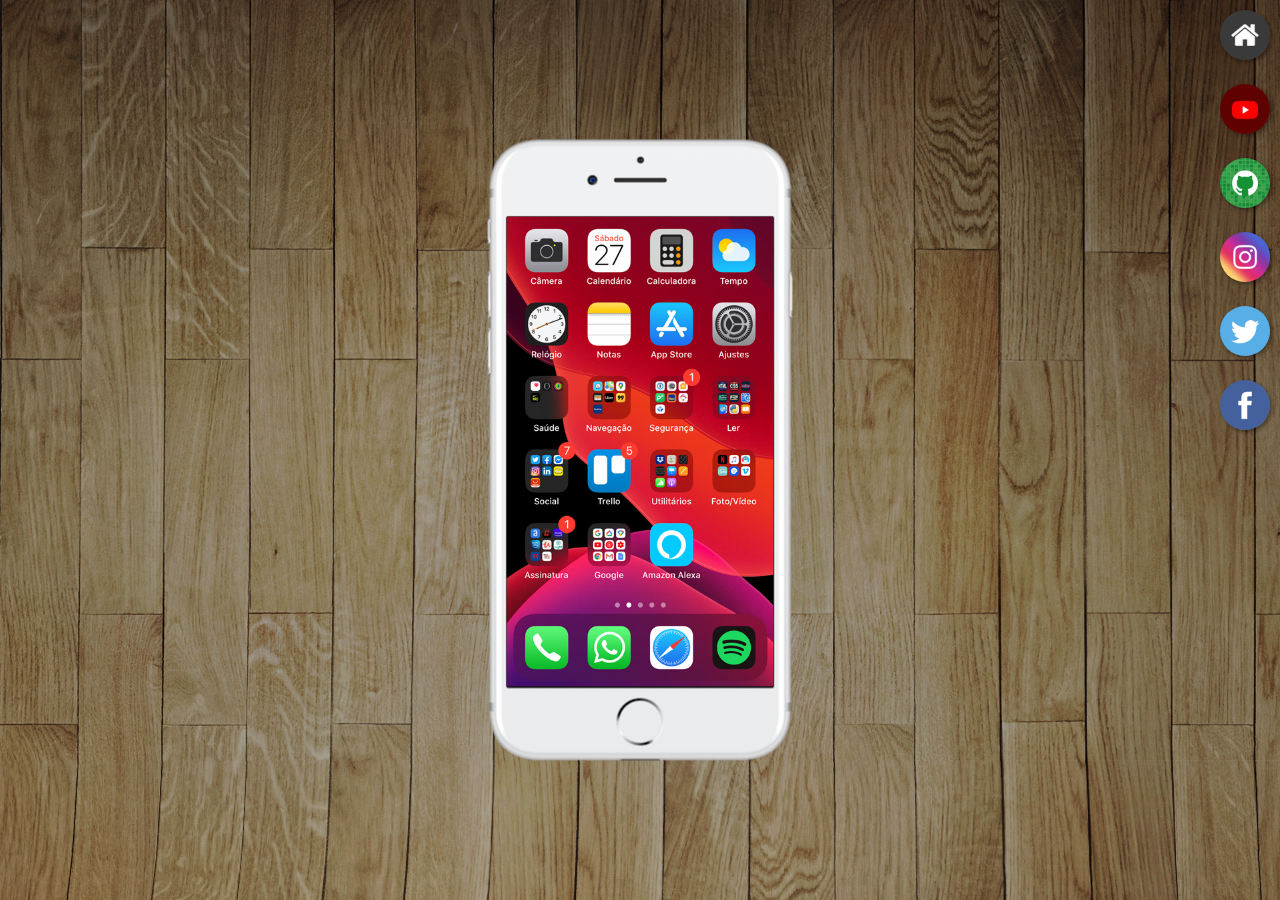
<file: index.html>
<!DOCTYPE html>
<html lang="pt-br">
<head>
    <meta charset="UTF-8">
    <meta name="viewport" content="width=device-width, initial-scale=1.0">
    <link rel="shortcut icon" href="favicon.ico" type="image/x-icon">
    <title>Projeto Social</title>
    <link rel="stylesheet" href="estilos/style.css">
</head>
<body>
    <main>
        <section id="telefone">
            <iframe src="home.html" name="tela" id="tela" frameborder="0"></iframe>
        </section>

        <section id="redes-sociais">
            <a href="home.html" target="tela"><img src="imagens/logo-home.jpg" alt=""></a><br>
            <a href="youtube.html" target="tela"><img src="imagens/logo-youtube.jpg" alt=""></a><br>
            <a href="github.html" target="tela"><img src="imagens/logo-github.jpg" alt=""></a><br>
            <a href="instagram.html" target="tela"><img src="imagens/logo-instagram.jpg" alt=""></a><br>
            <a href="twitter.html" target="tela"><img src="imagens/logo-twitter.jpg" alt=""></a><br>
            <a href="facebook.html" target="tela"><img src="imagens/logo-facebook.jpg" alt=""></a>
        </section>
    </main>
</body>
</html>
</file>
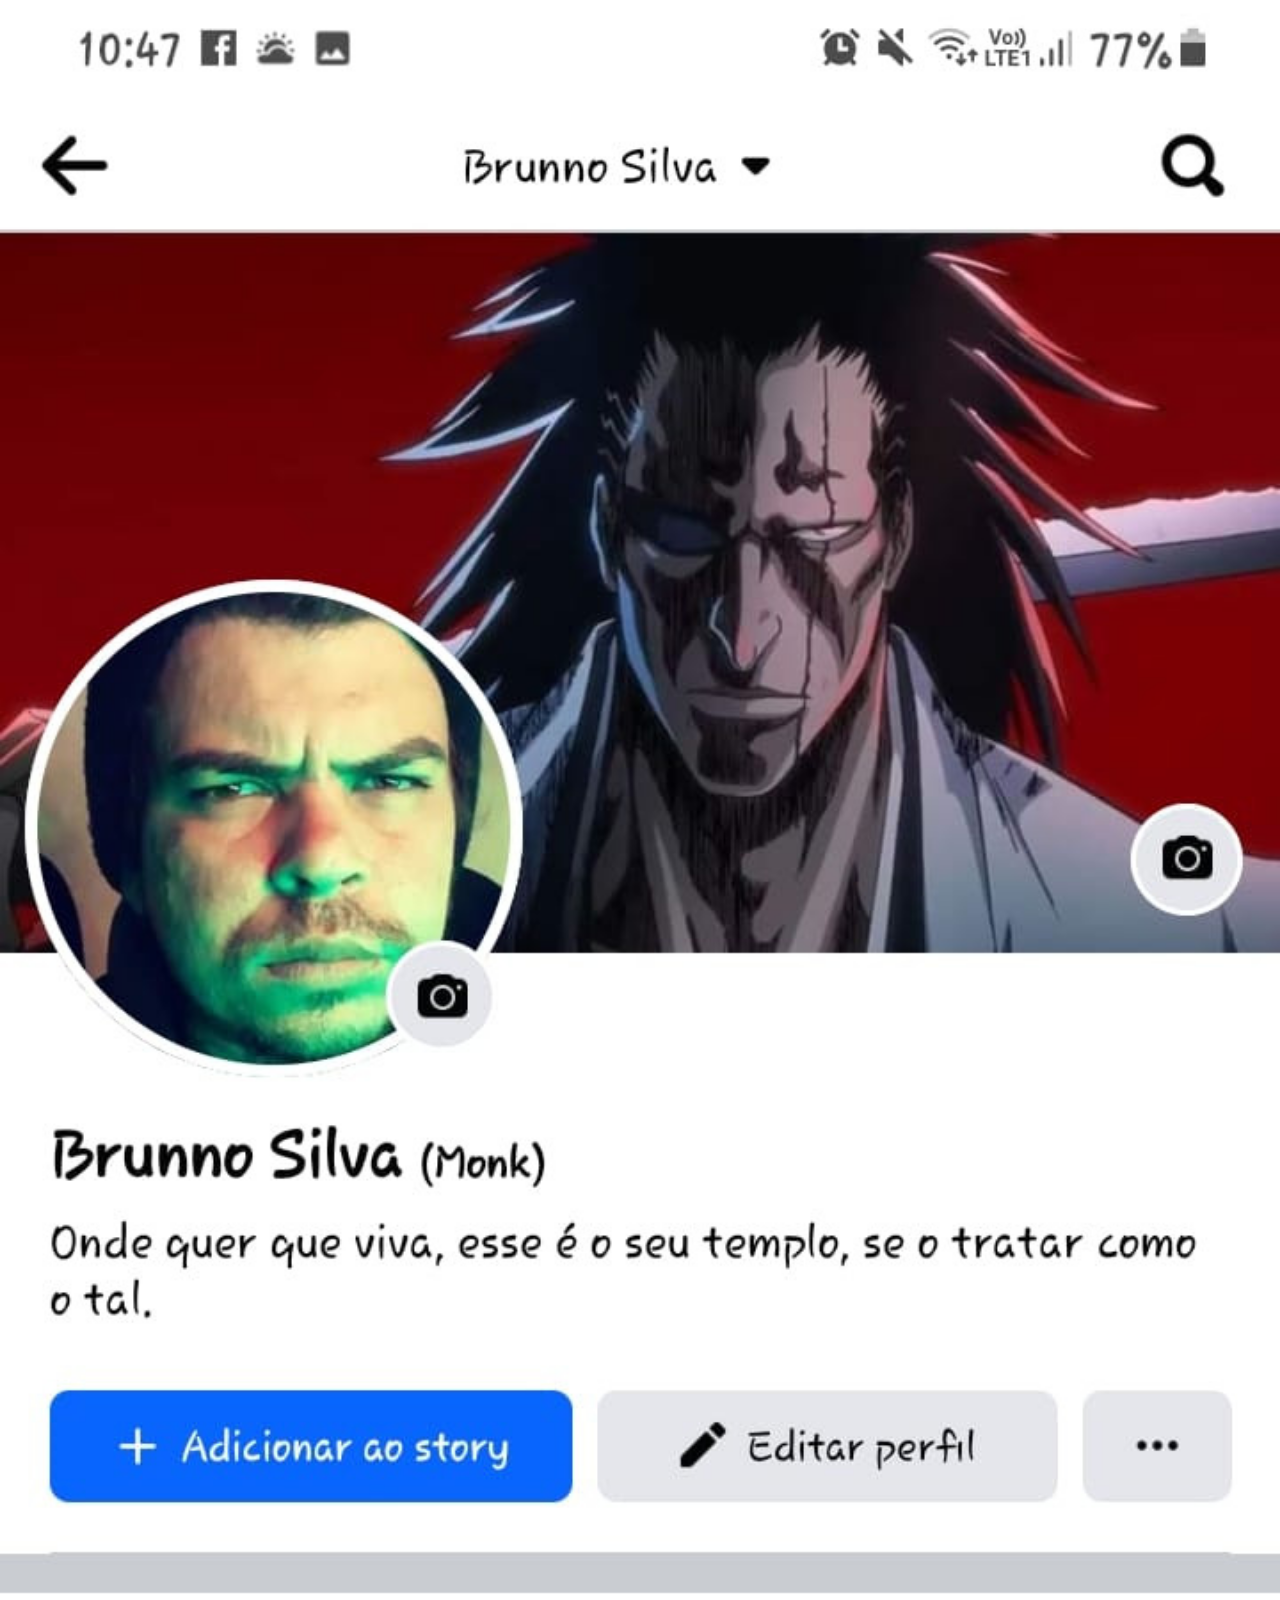
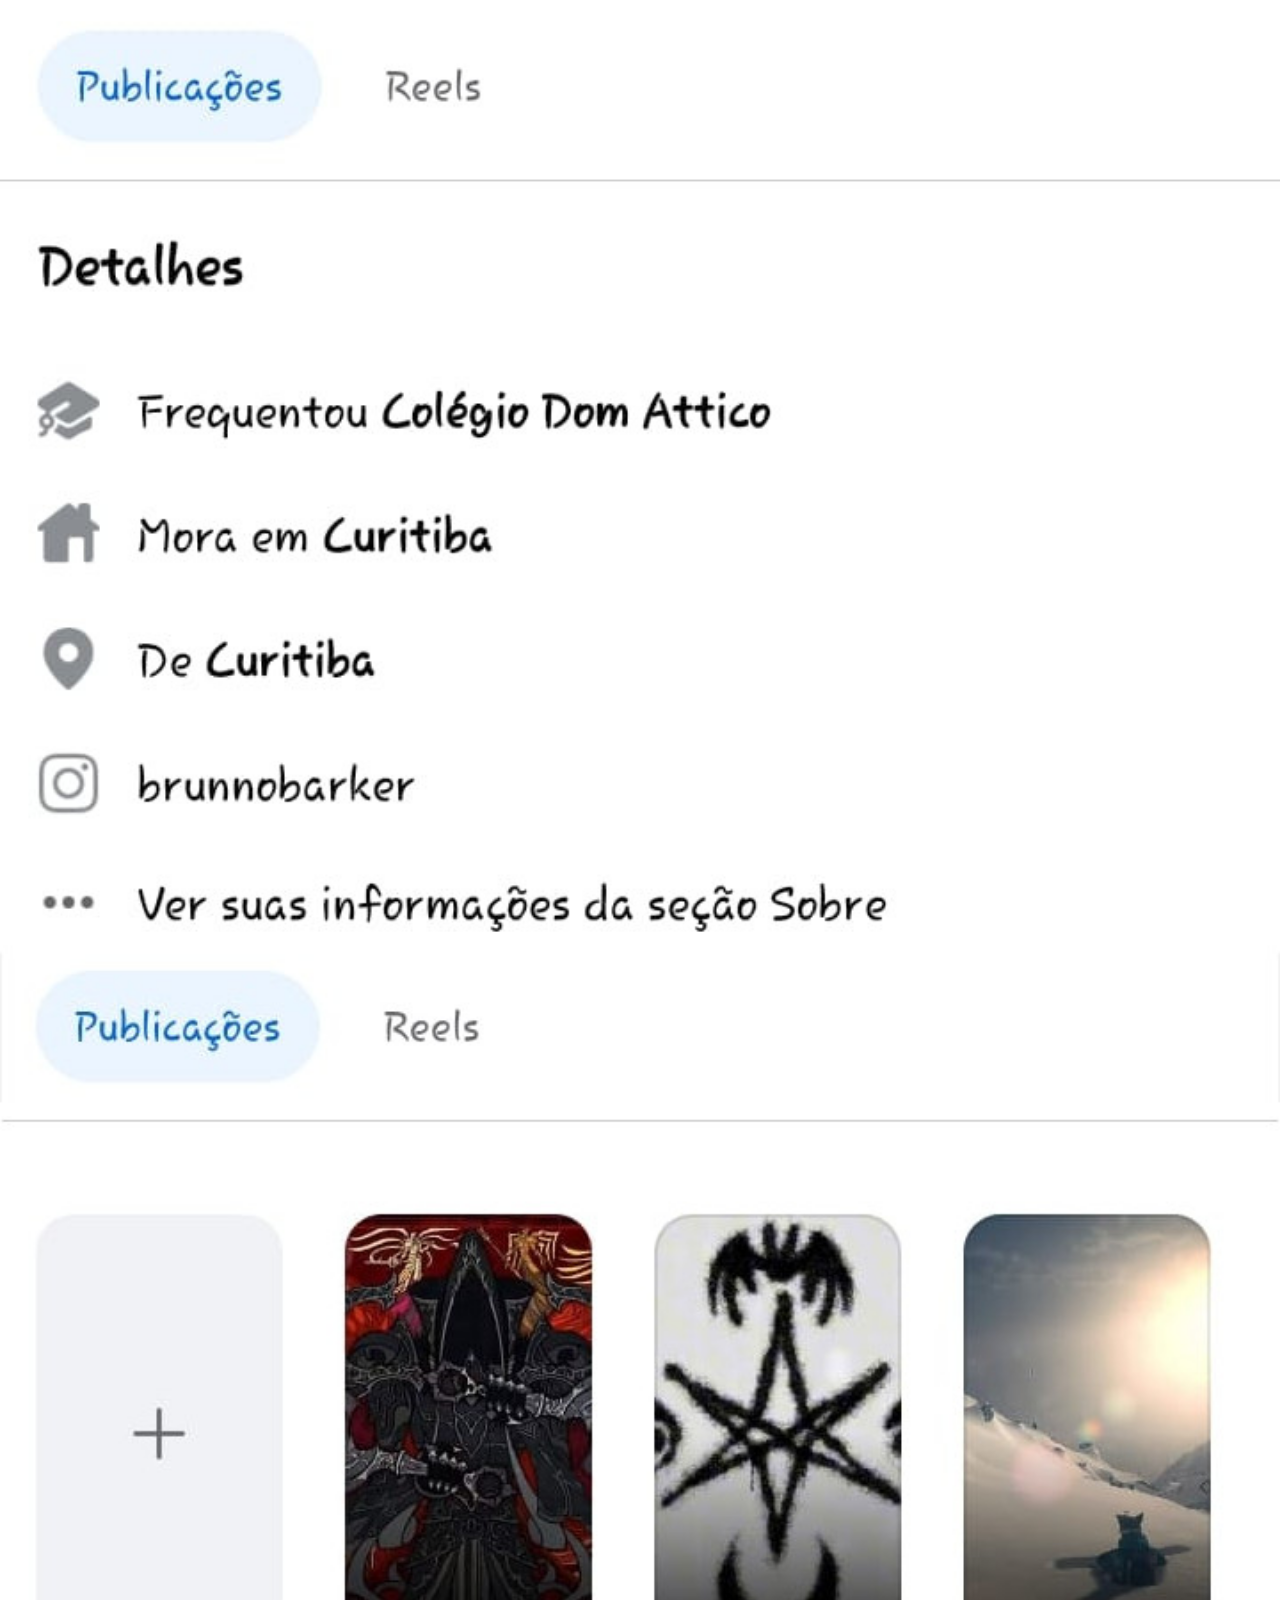
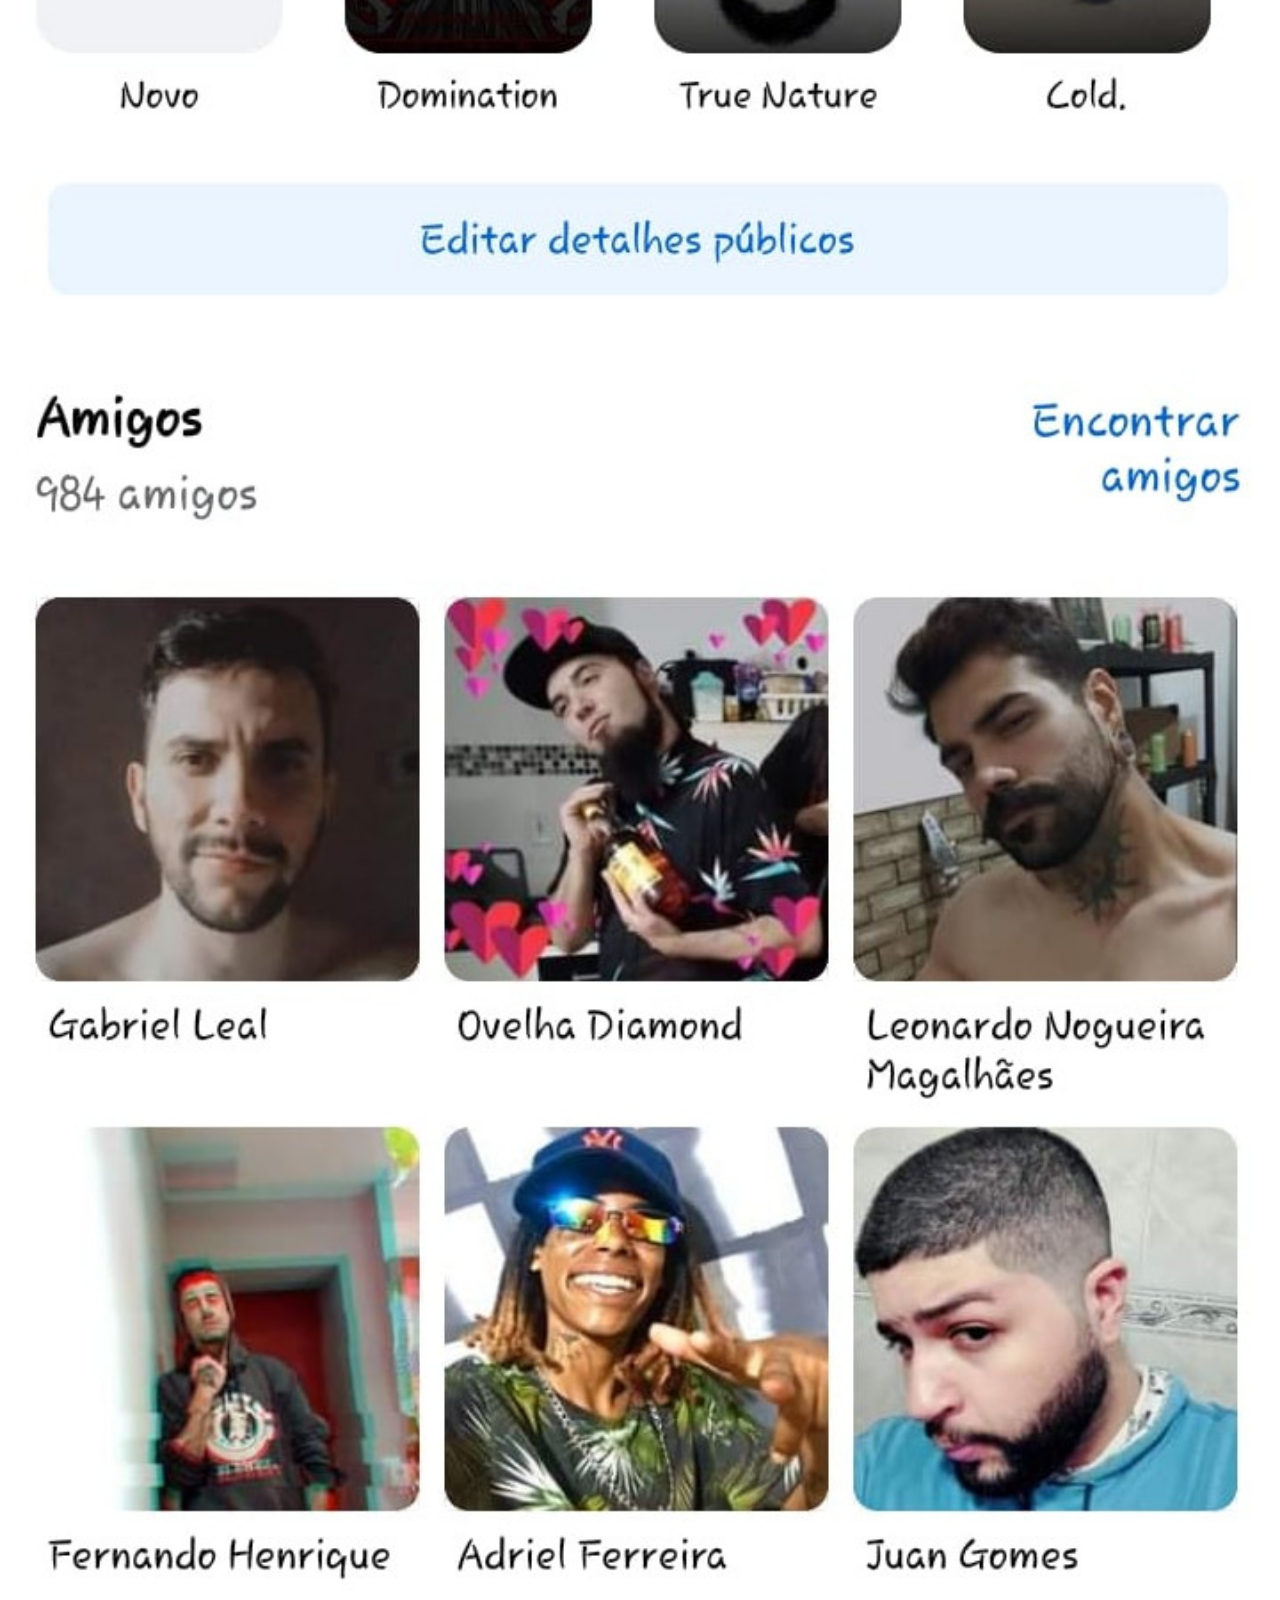
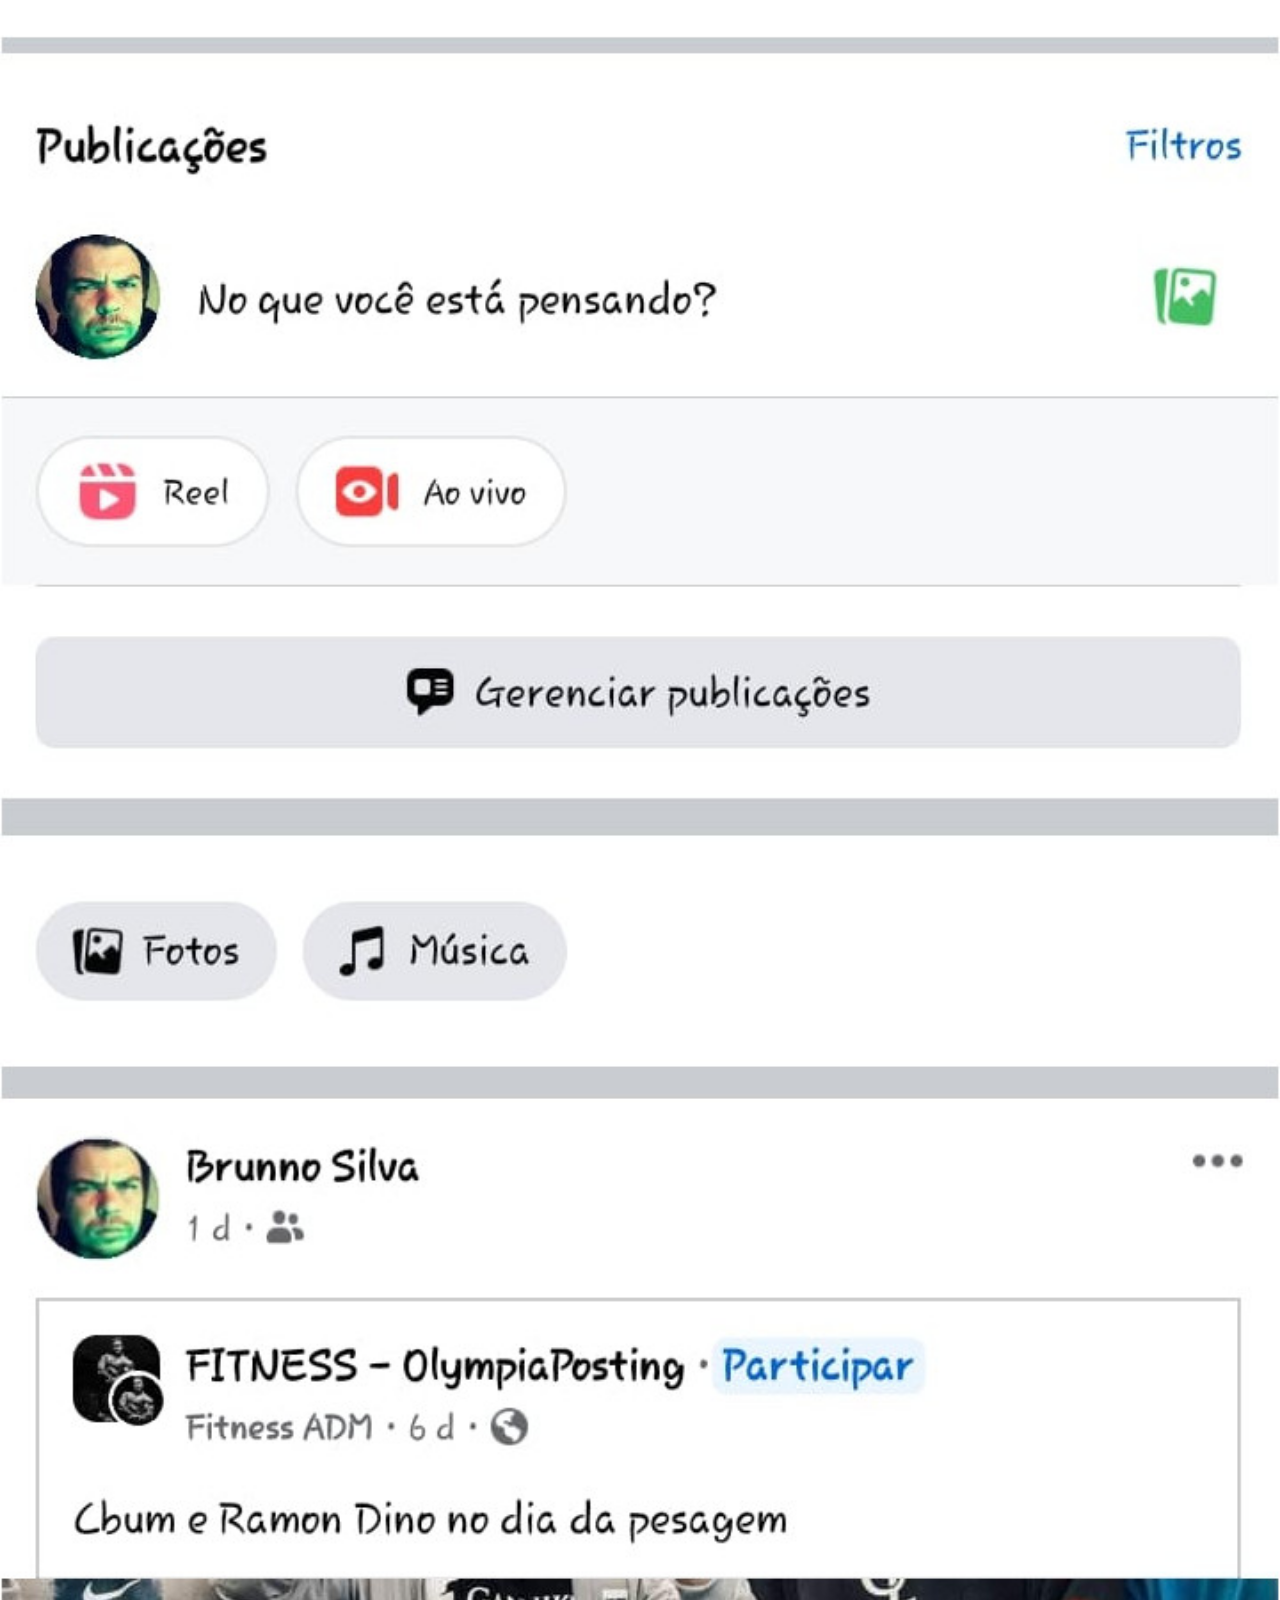
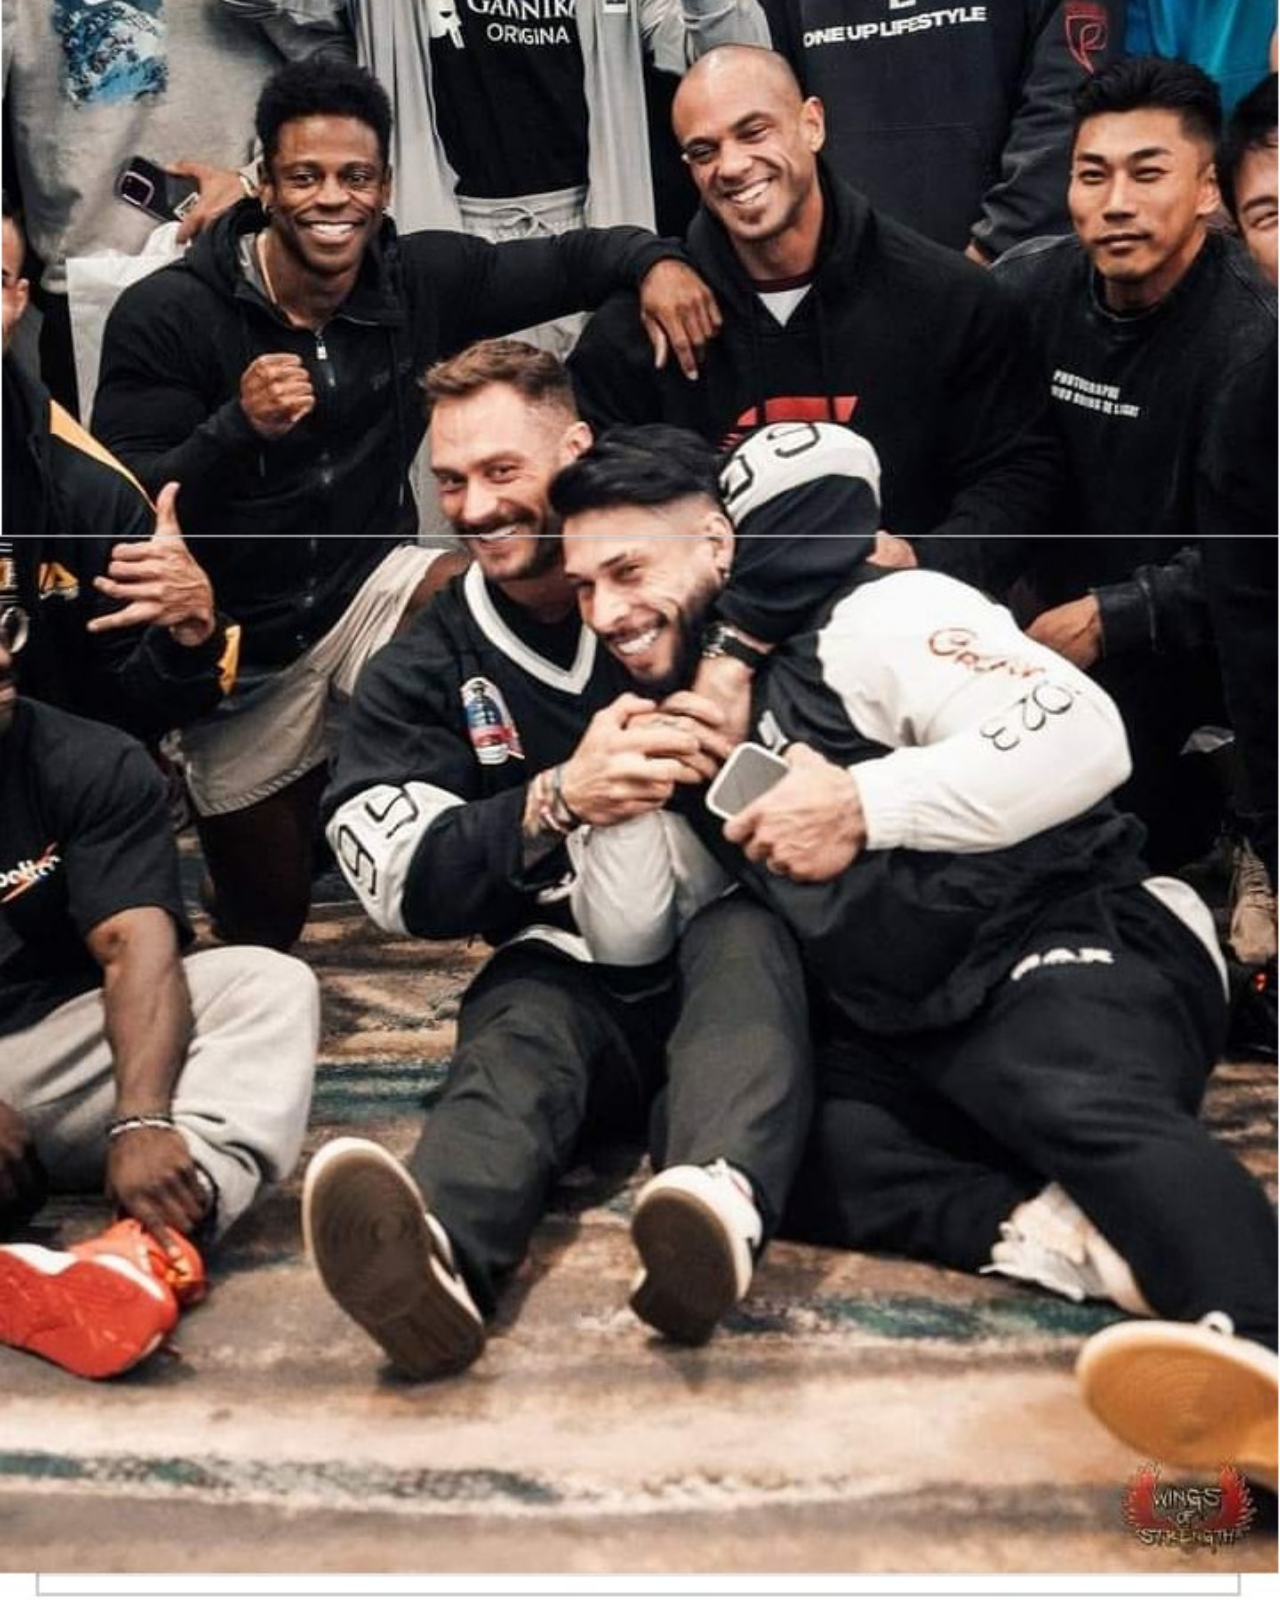
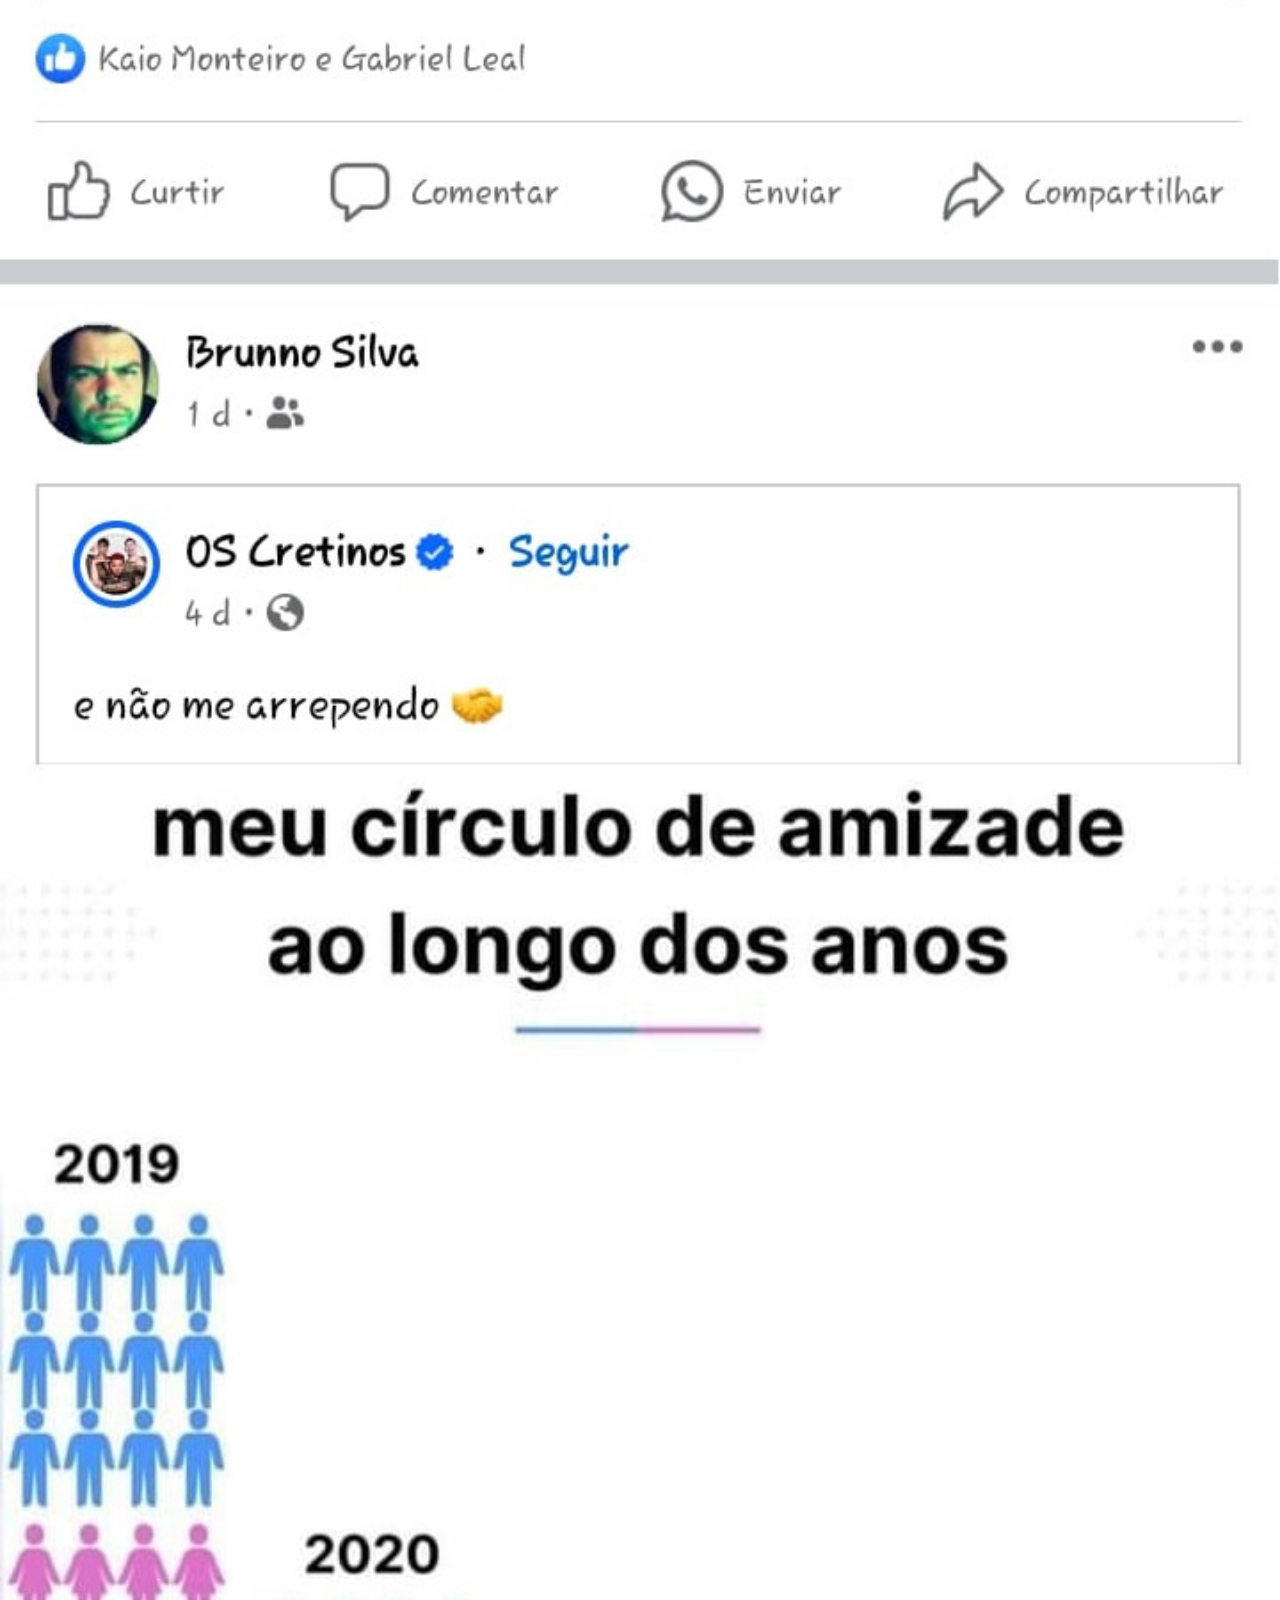
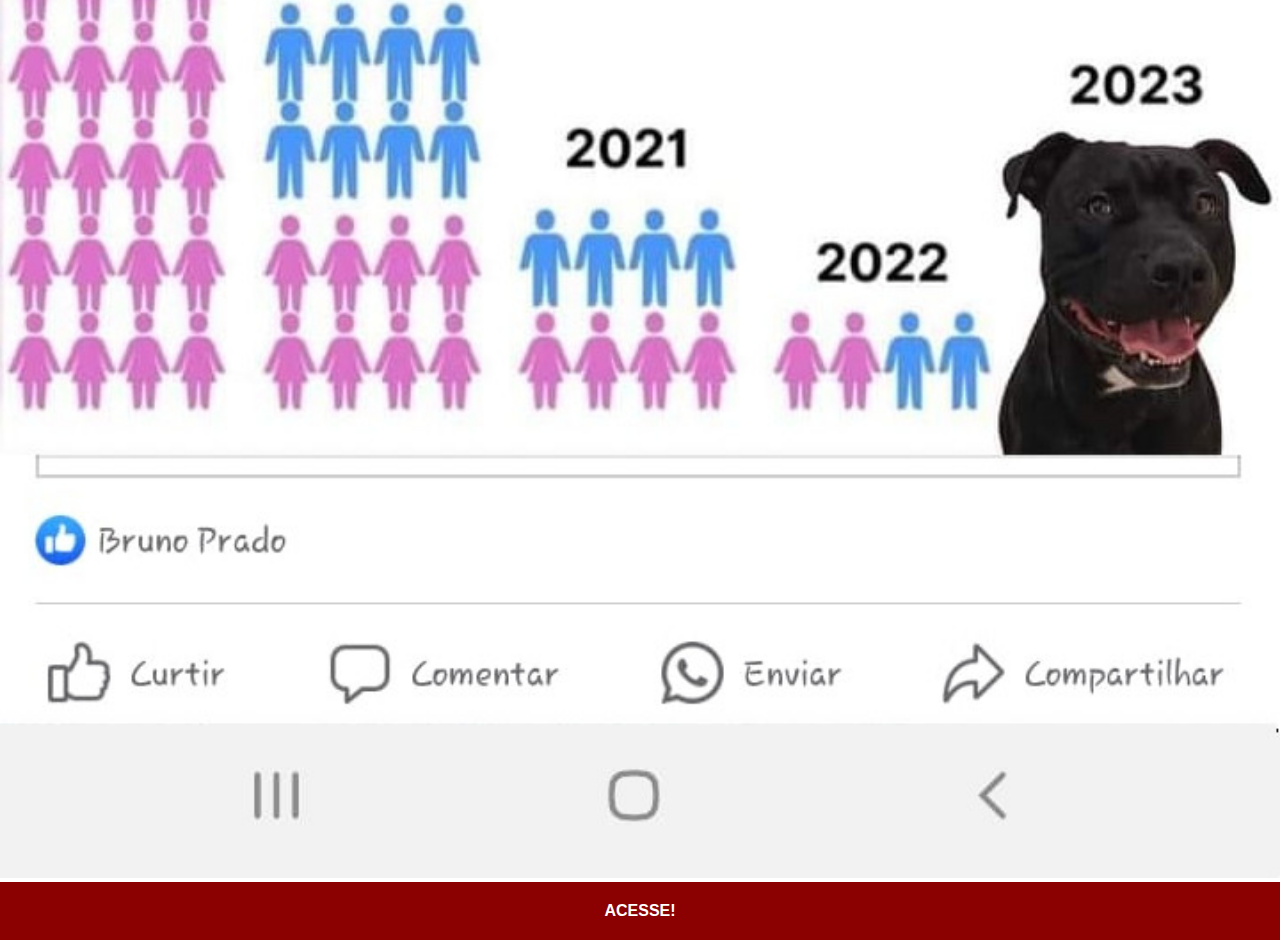
<file: facebook.html>
<!DOCTYPE html>
<html lang="pt-br">
<head>
    <meta charset="UTF-8">
    <meta name="viewport" content="width=device-width, initial-scale=1.0">
    <title>Youtube</title>
    <link rel="stylesheet" href="estilos/social.css">
</head>
<body>
    <img src="imagens/tela-facebook.jpg" alt="facebook">
    <a href="https://www.facebook.com/brunnosleep/" target="_blank">ACESSE!</a>
</body>
</html>
</file>
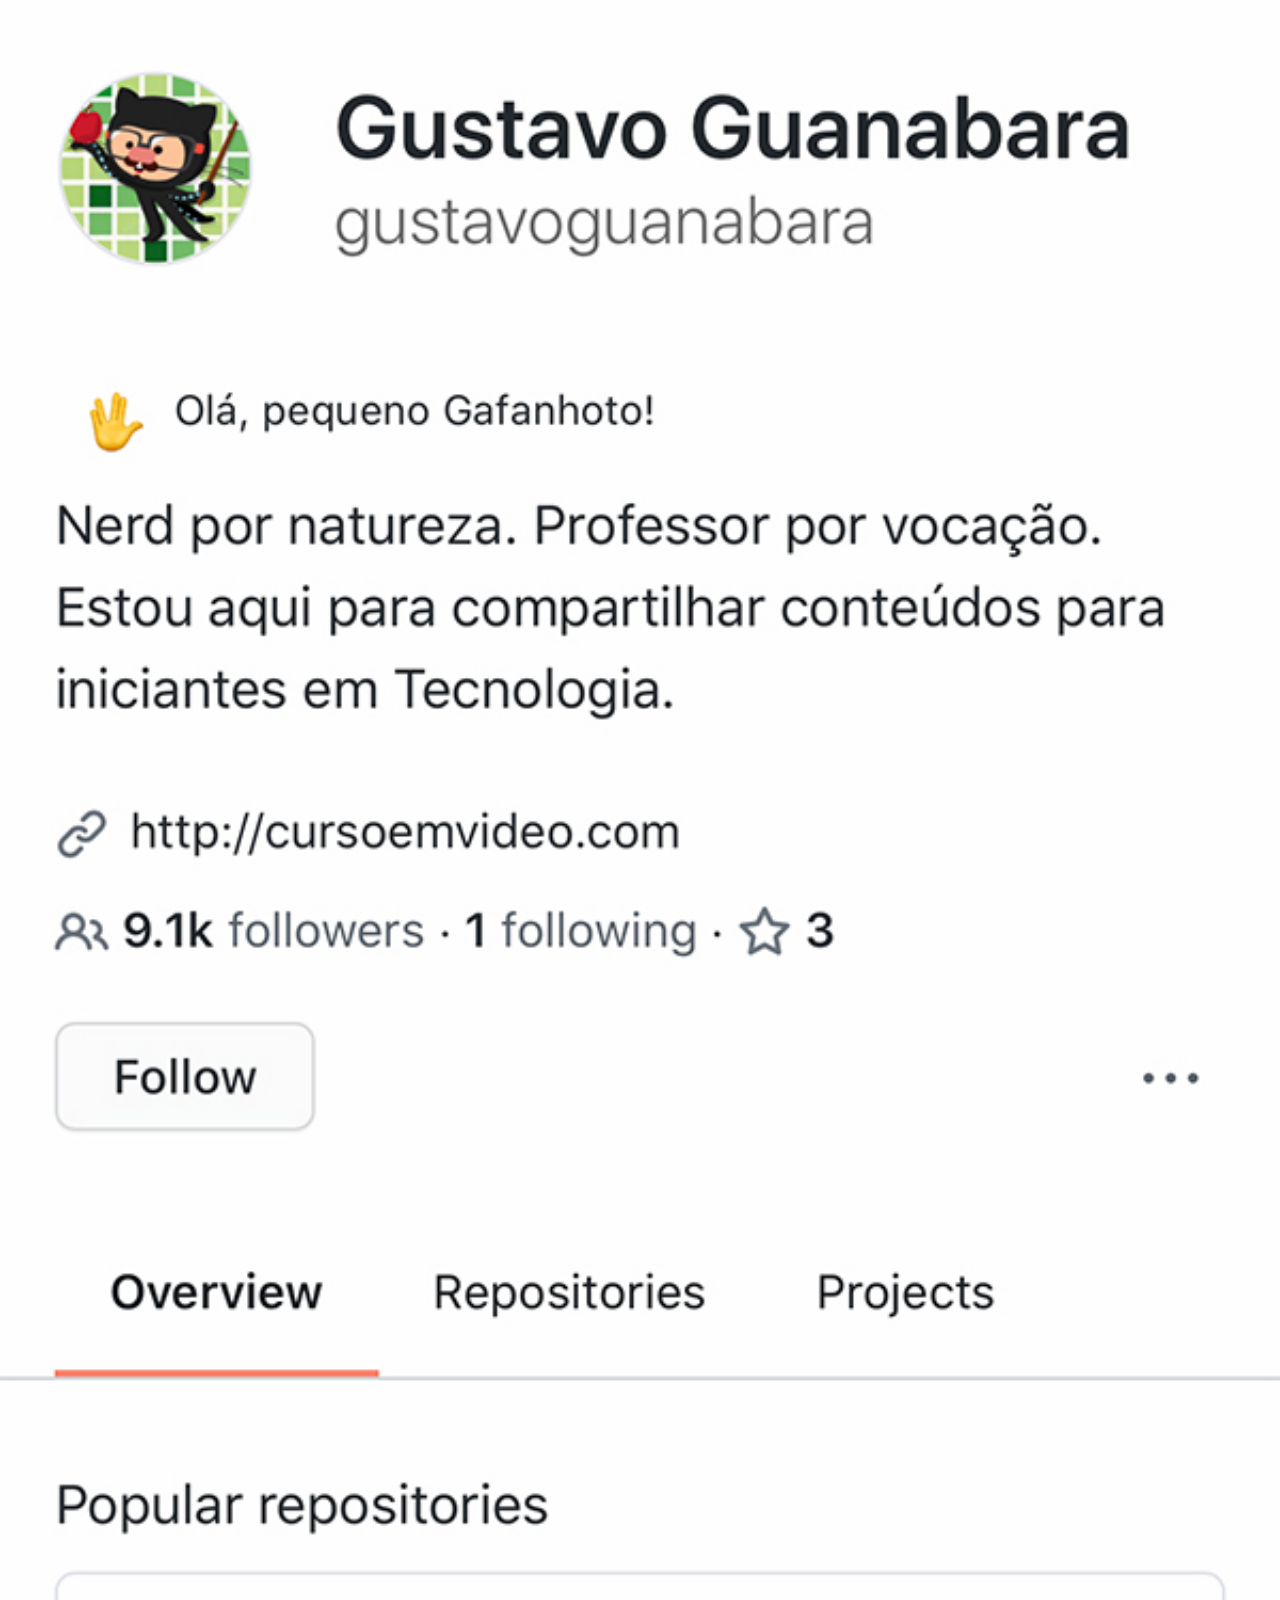
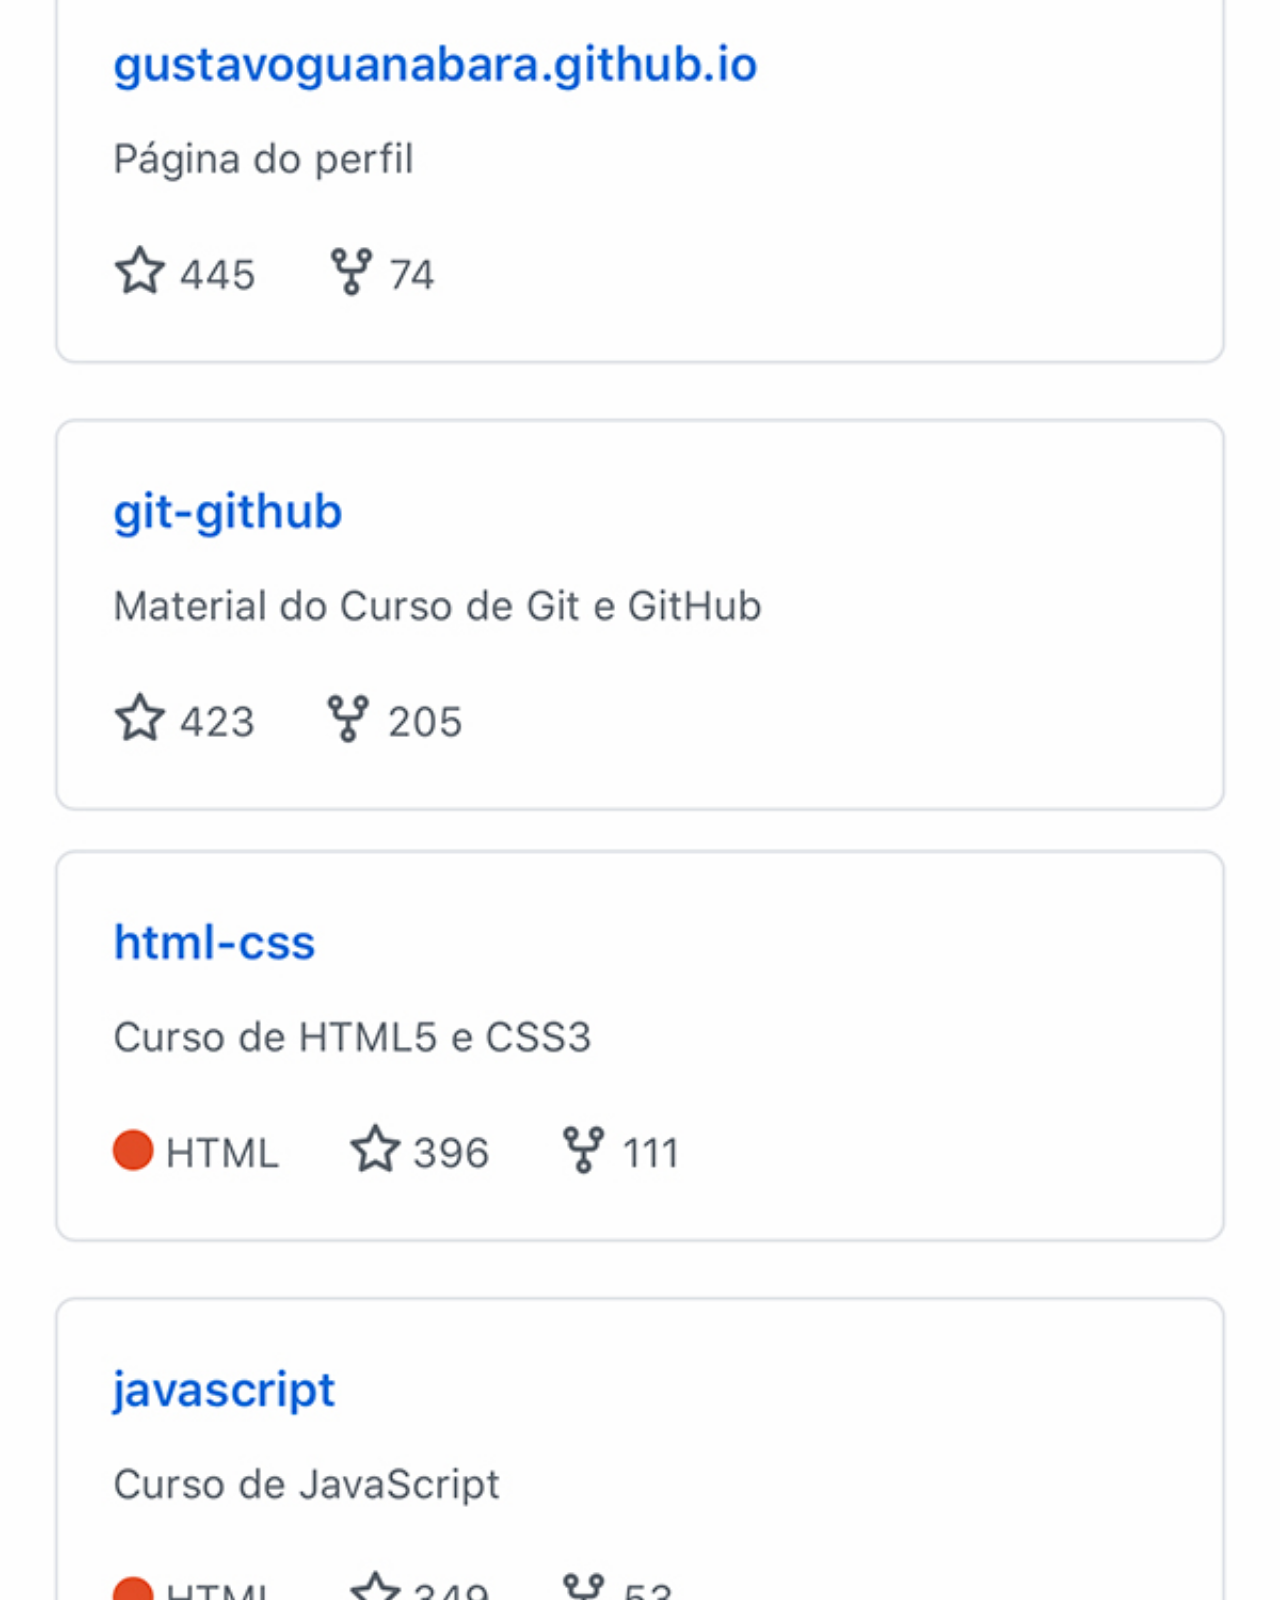
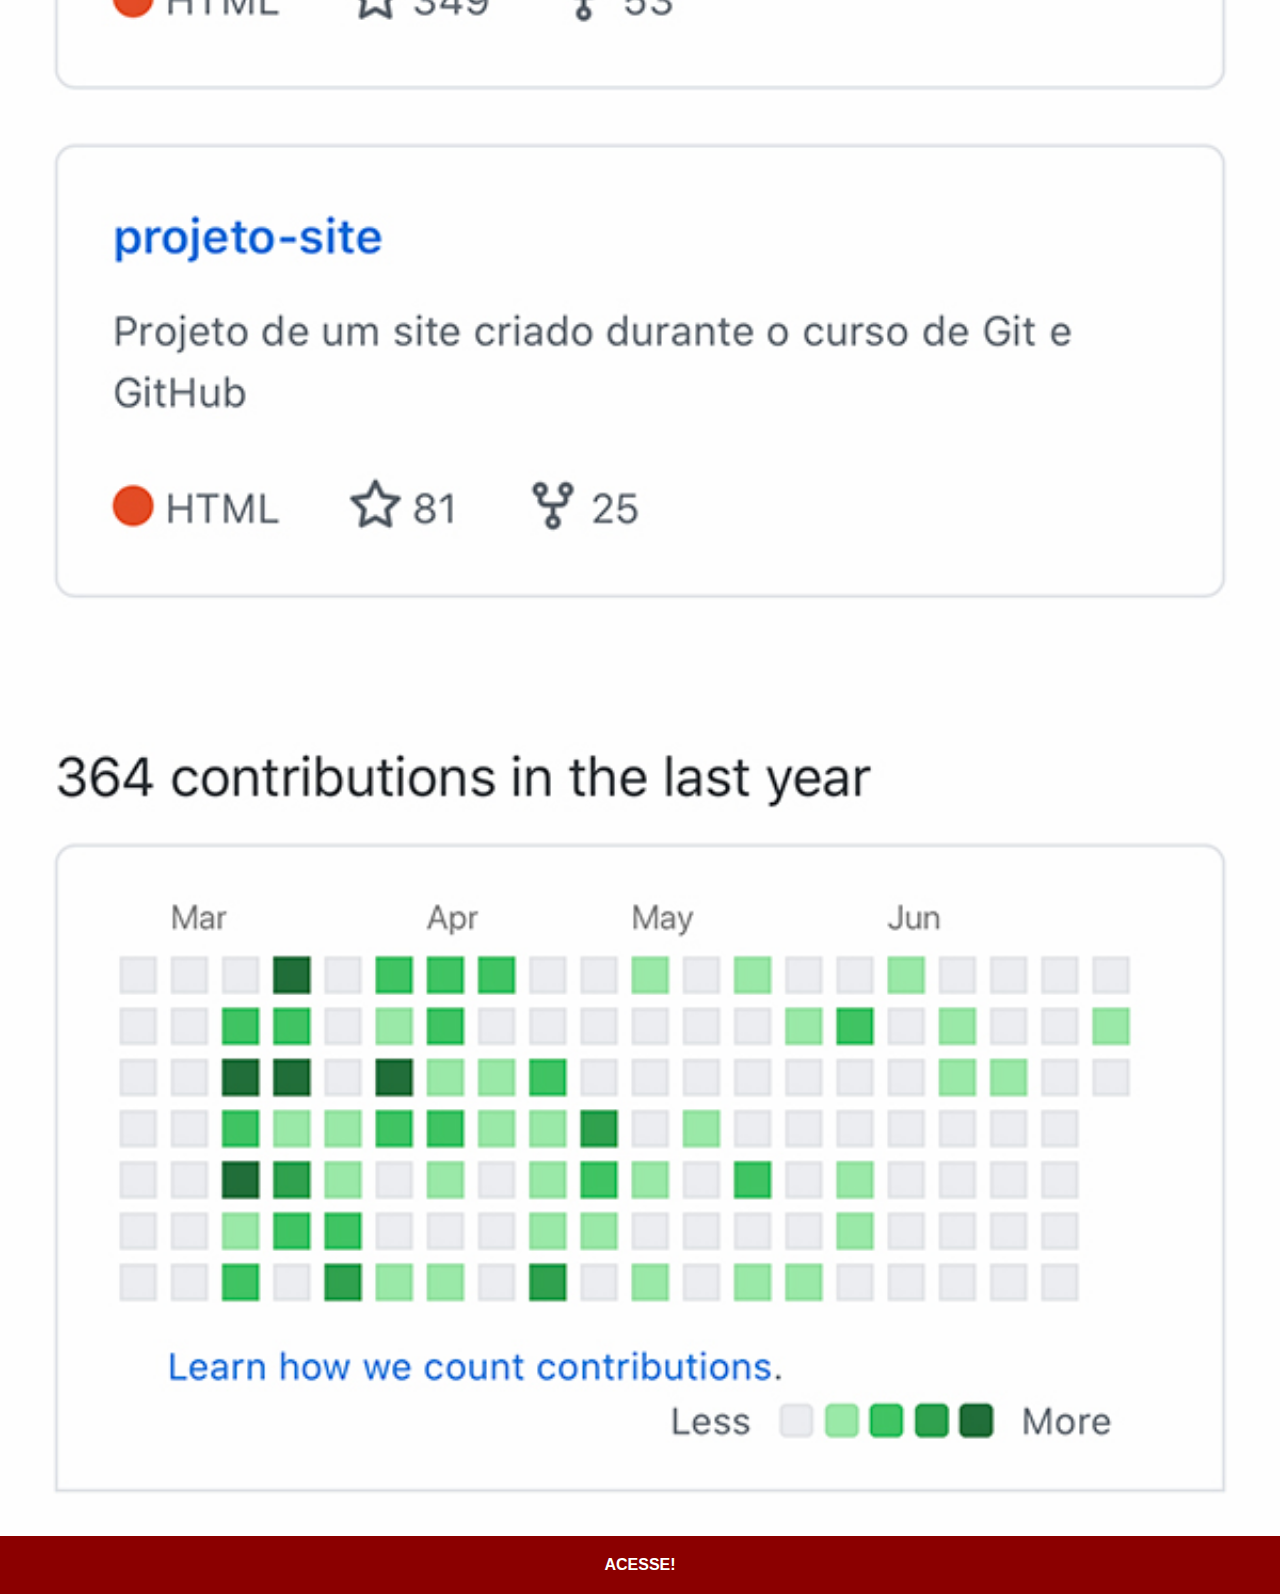
<file: github.html>
<!DOCTYPE html>
<html lang="pt-br">
<head>
    <meta charset="UTF-8">
    <meta name="viewport" content="width=device-width, initial-scale=1.0">
    <title>Youtube</title>
    <link rel="stylesheet" href="estilos/social.css">
</head>
<body>
    <img src="imagens/tela-github.jpg" alt="github">
    <a href="https://github.com/BrunnoBarker" target="_blank">ACESSE!</a>
</body>
</html>
</file>
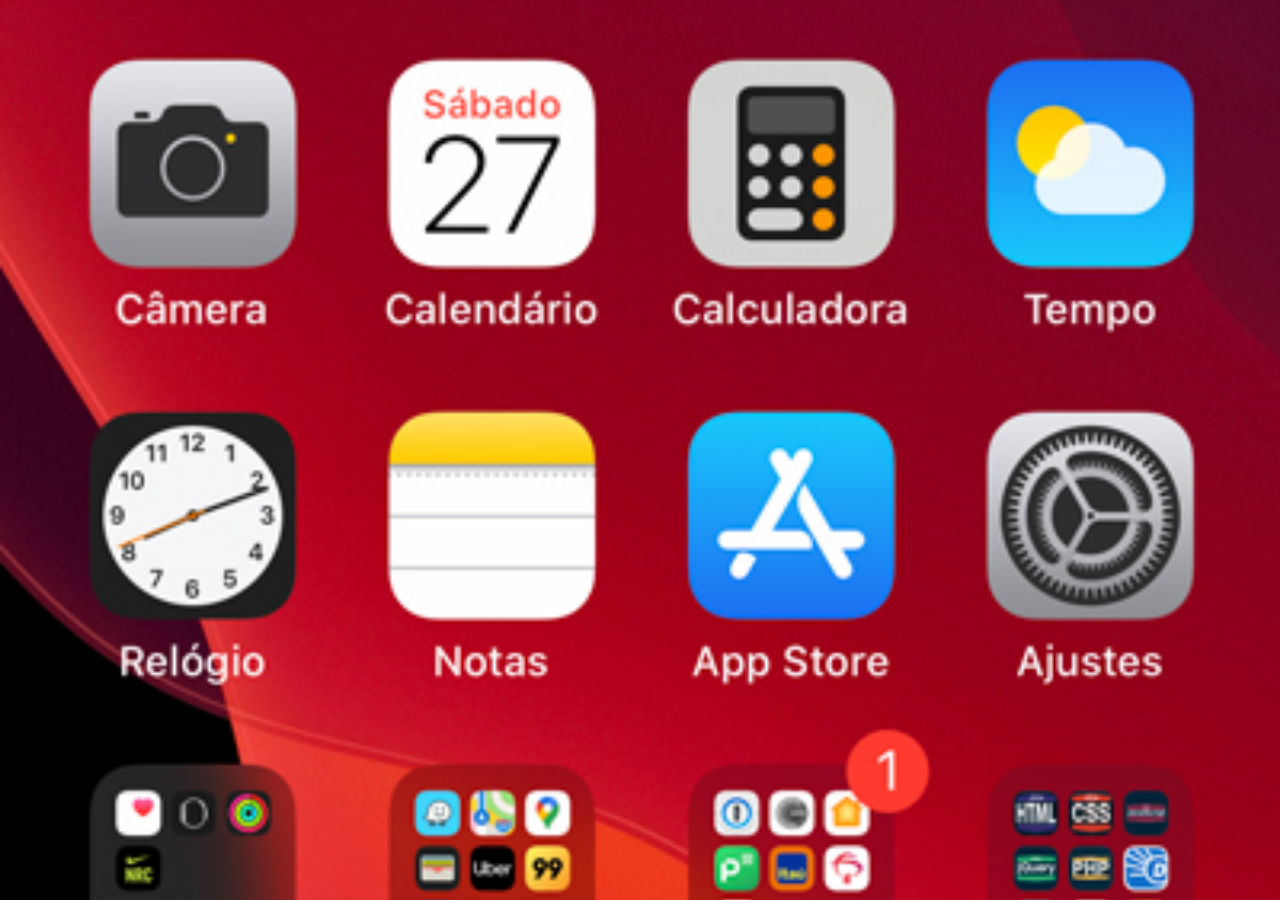
<file: home.html>
<!DOCTYPE html>
<html lang="pt-br">
<head>
    <meta charset="UTF-8">
    <meta name="viewport" content="width=device-width, initial-scale=1.0">
    <title>Home</title>
</head>

<style>
    *{
        margin: 0px;
        padding: 0px;
    }
    
    body{
        width: 100vw;
        height: 100vh;
        background: black url(imagens/tela-home.jpg) no-repeat top center;
        background-size: cover;
    }
</style>
<body>
    
</body>
</html>
</file>
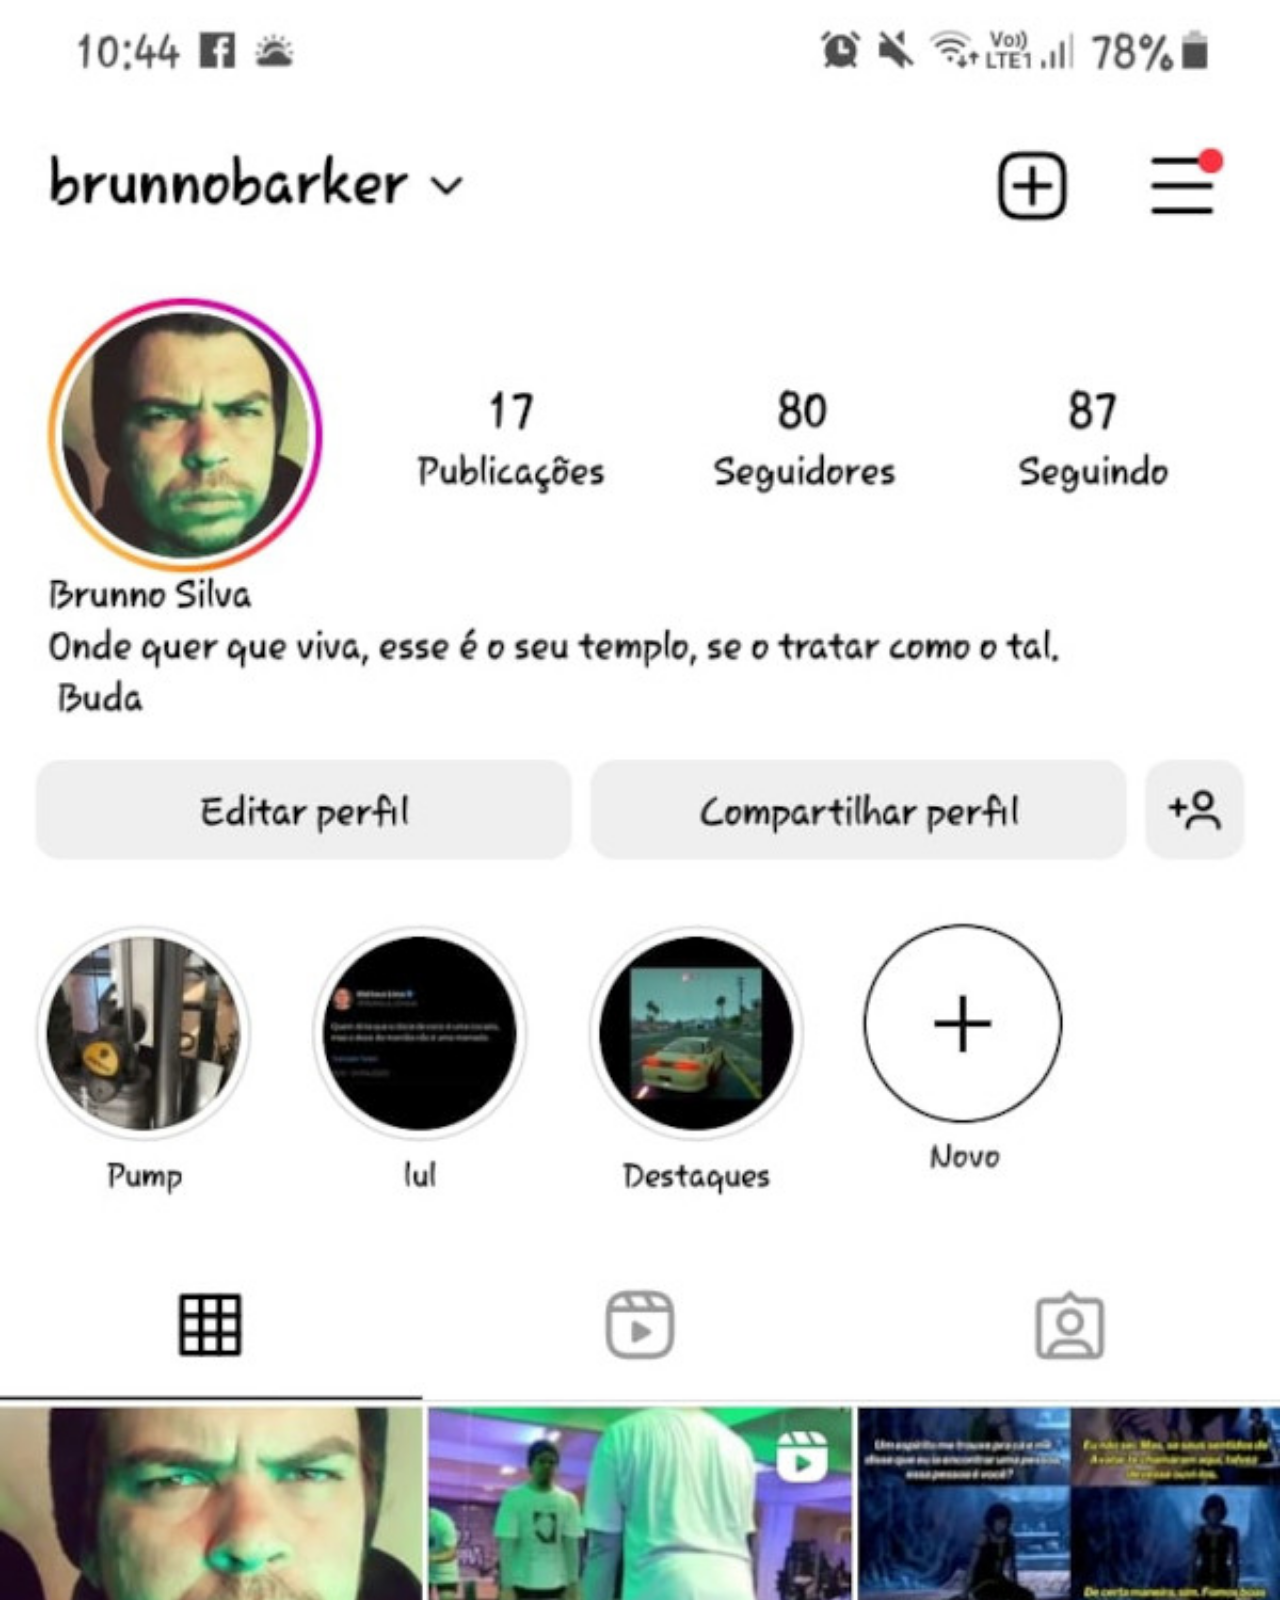
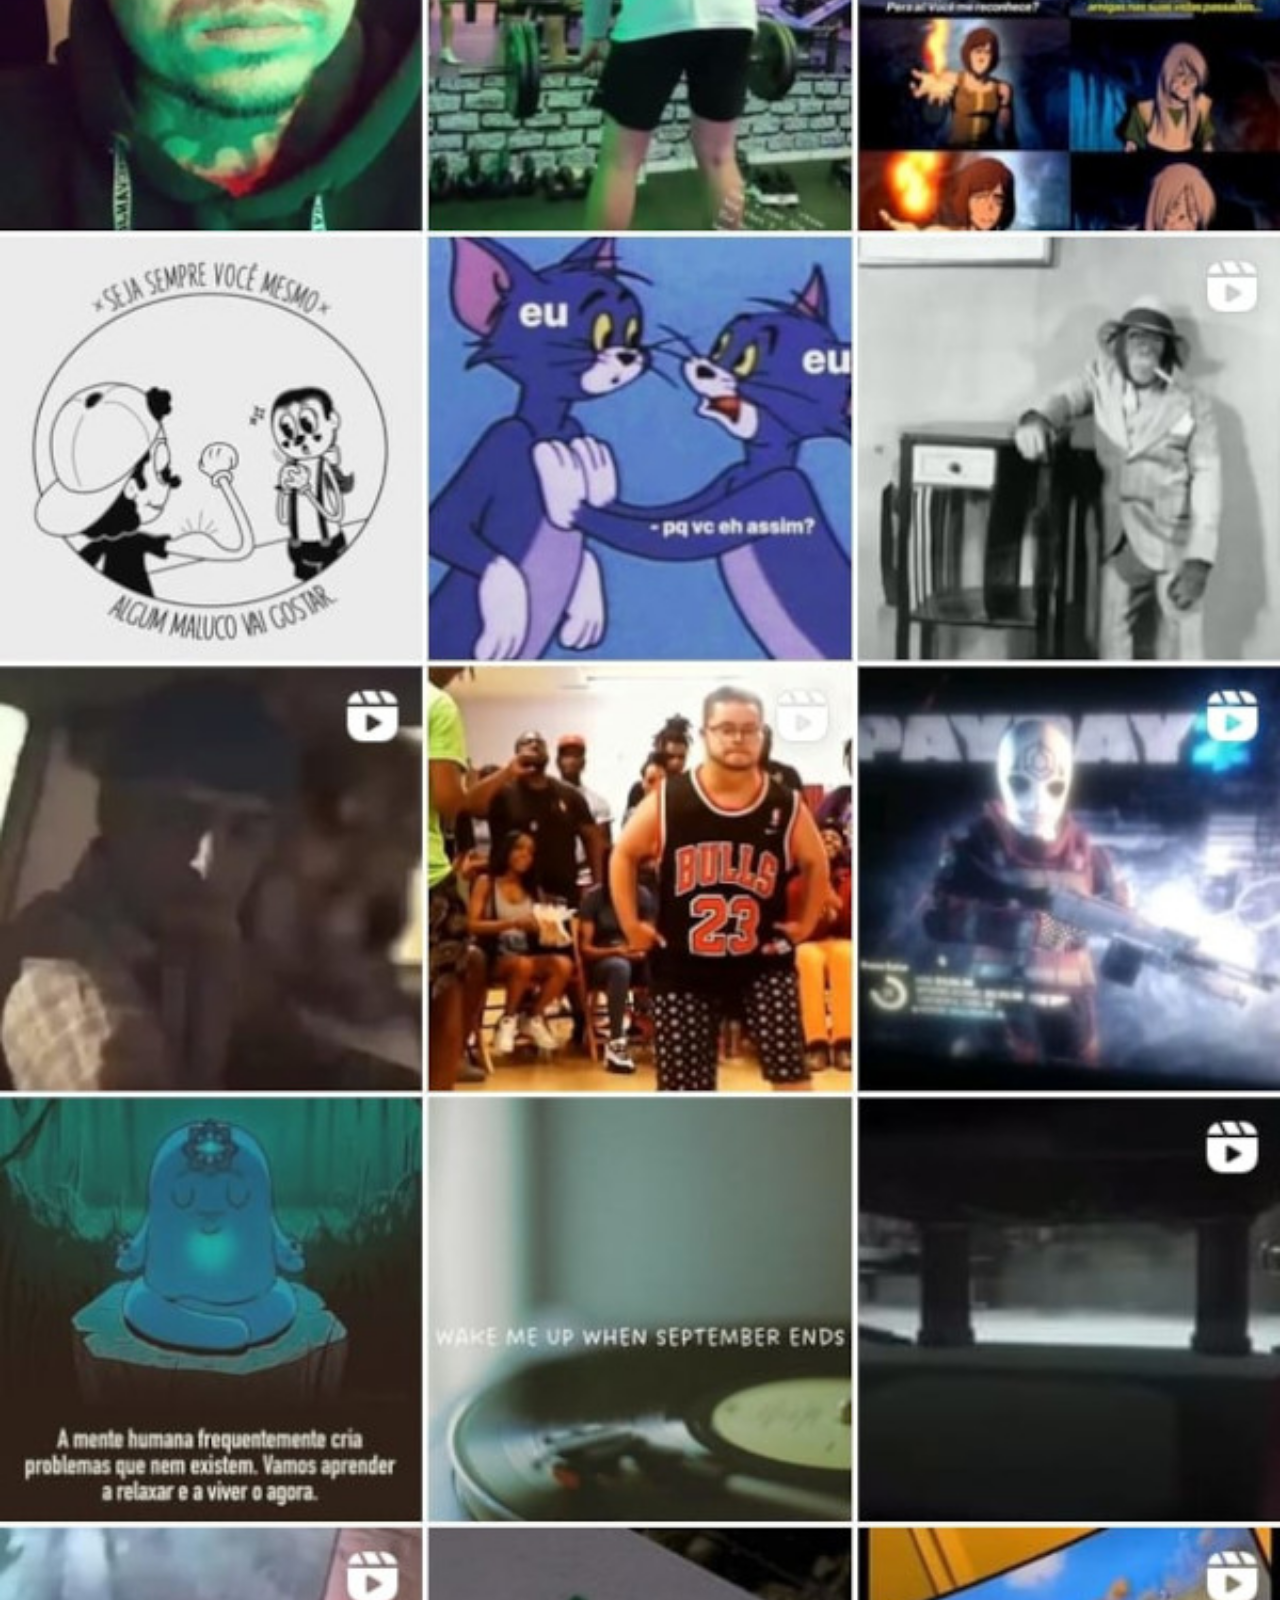
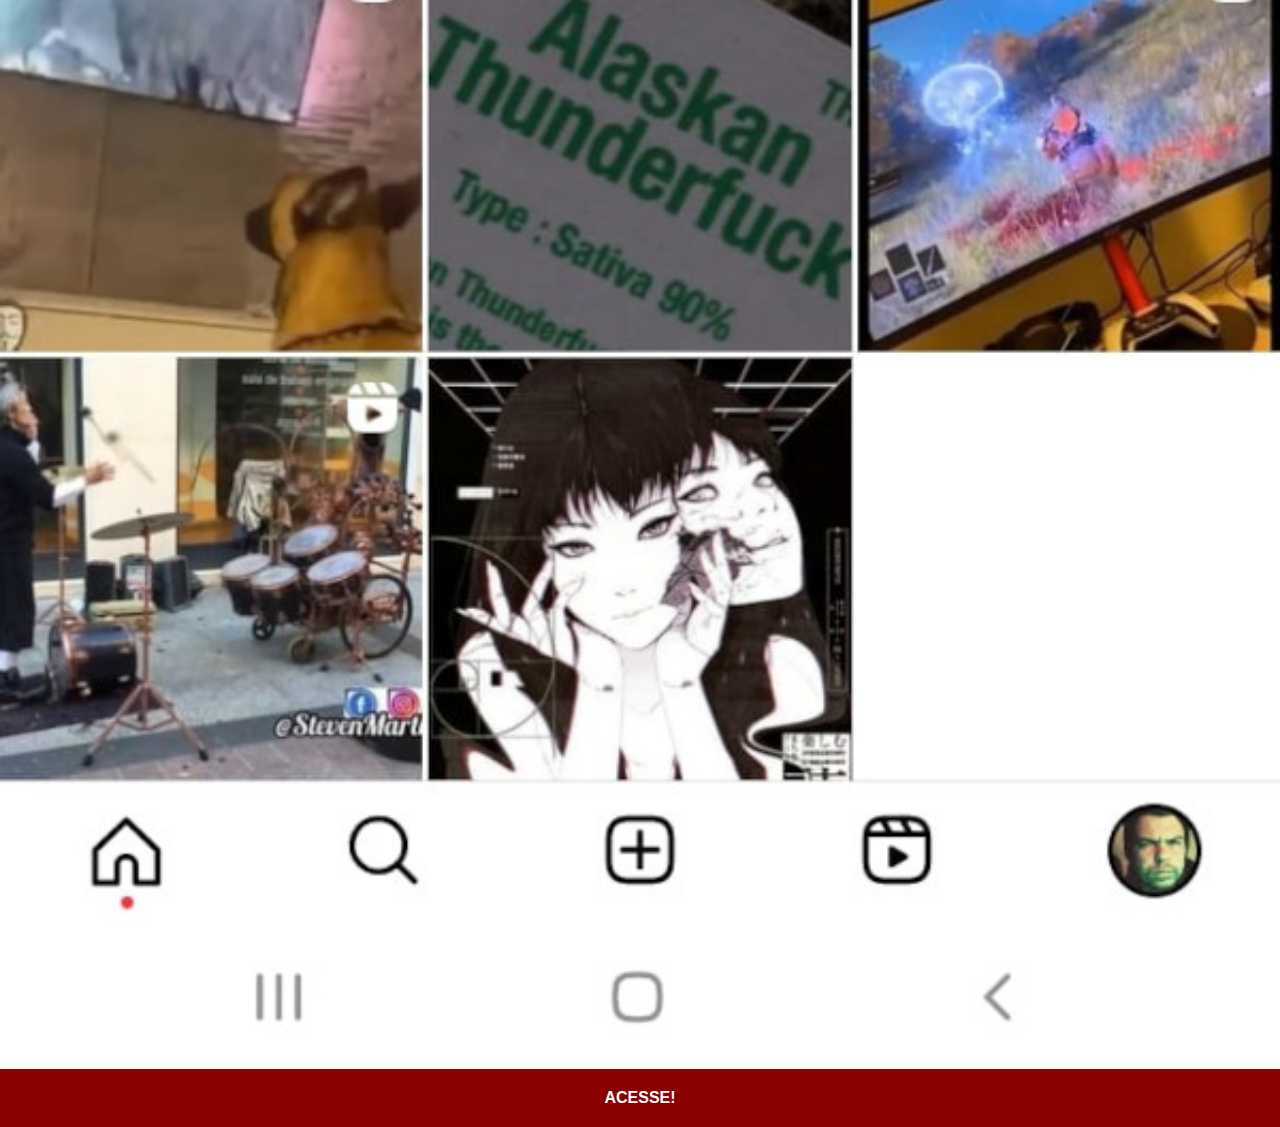
<file: instagram.html>
<!DOCTYPE html>
<html lang="pt-br">
<head>
    <meta charset="UTF-8">
    <meta name="viewport" content="width=device-width, initial-scale=1.0">
    <title>Youtube</title>
    <link rel="stylesheet" href="estilos/social.css">
</head>
<body>
    <img src="imagens/tela-instagram.jpg" alt="instagram">
    <a href="https://www.instagram.com/brunnobarker/" target="_blank">ACESSE!</a>
</body>
</html>
</file>
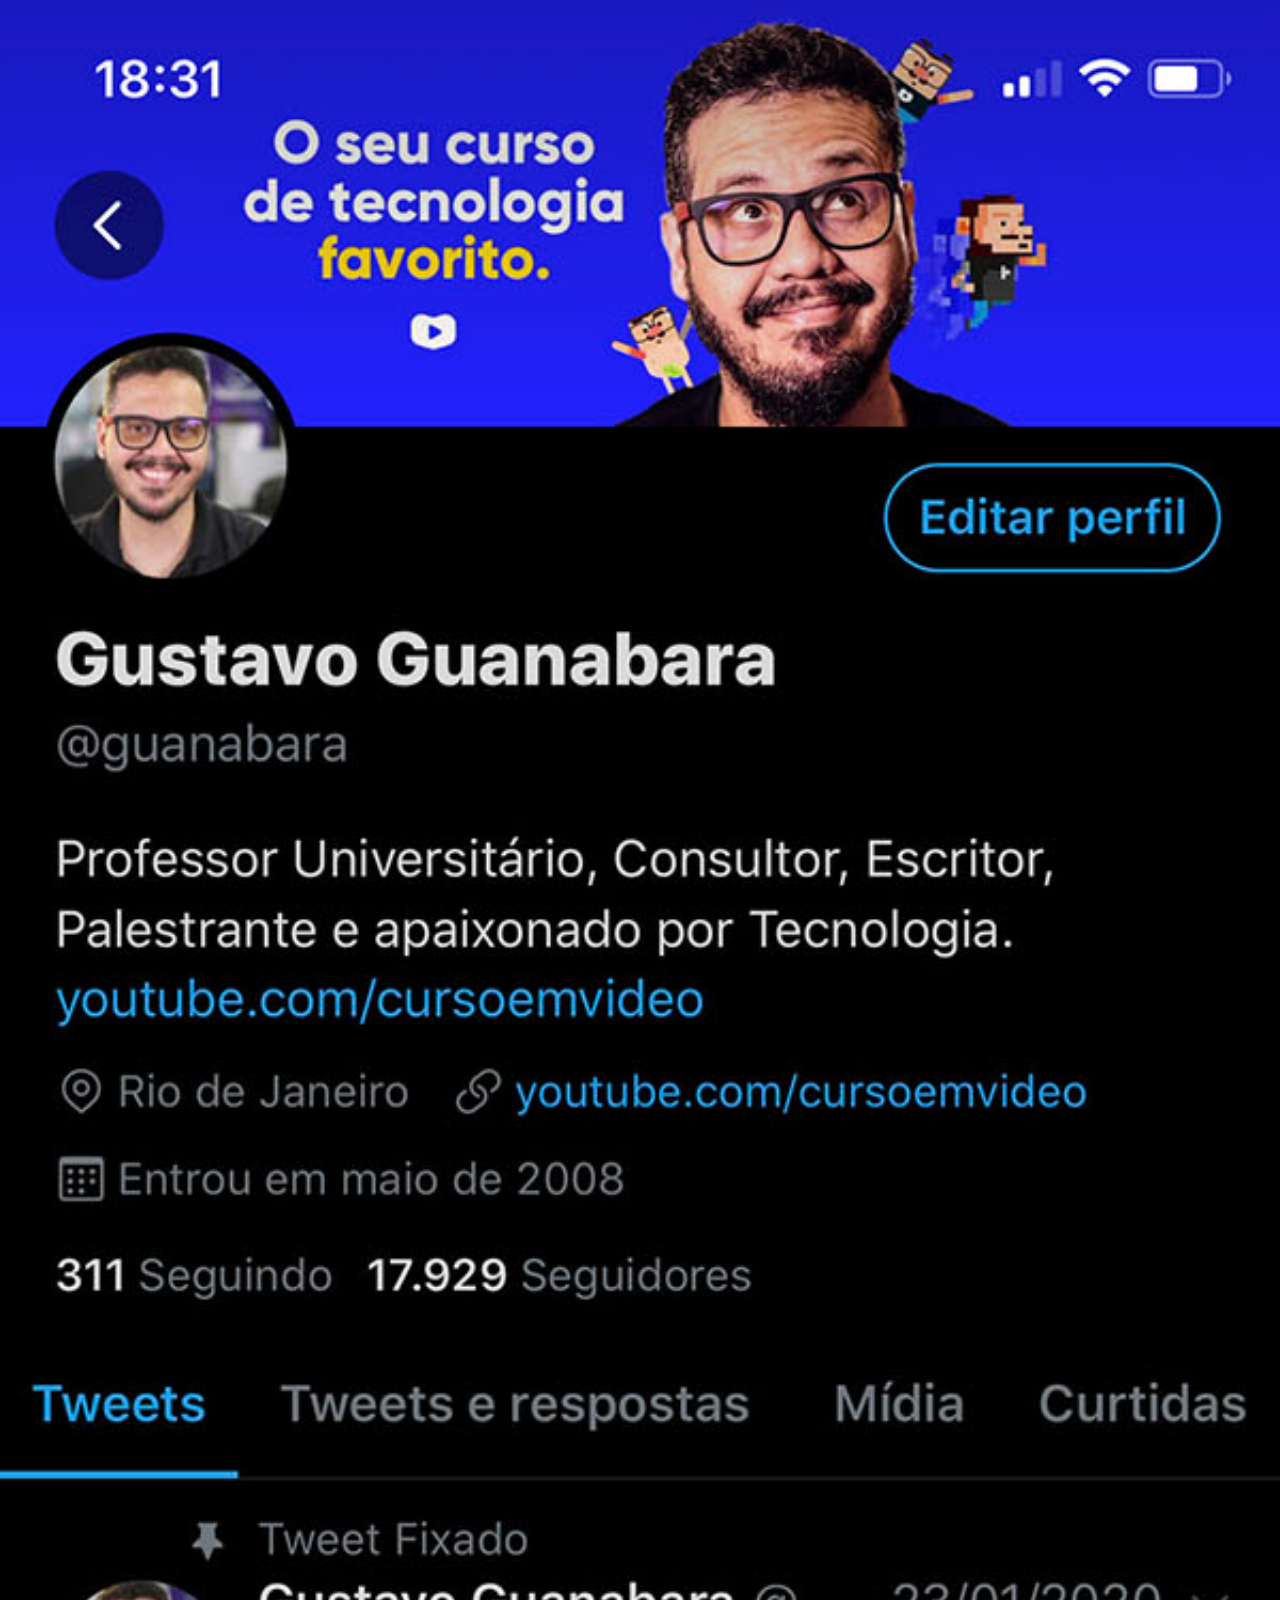
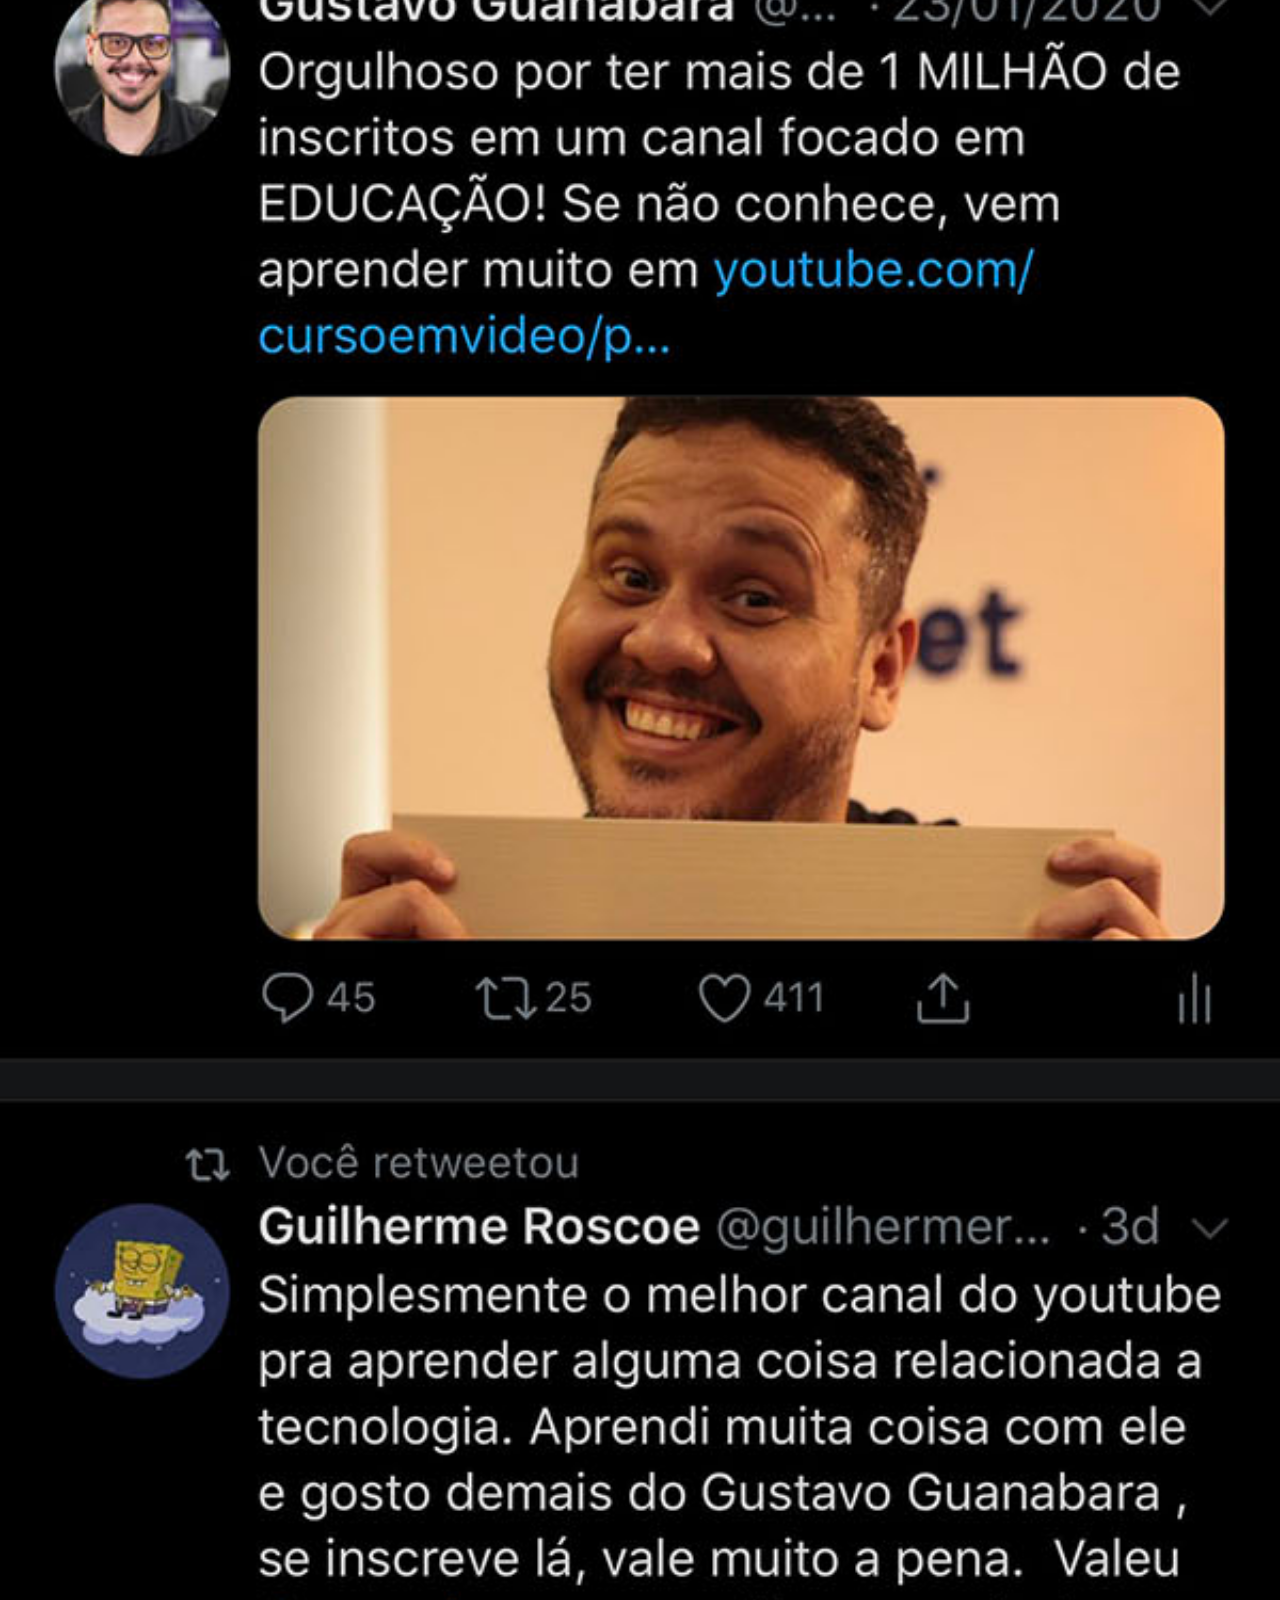
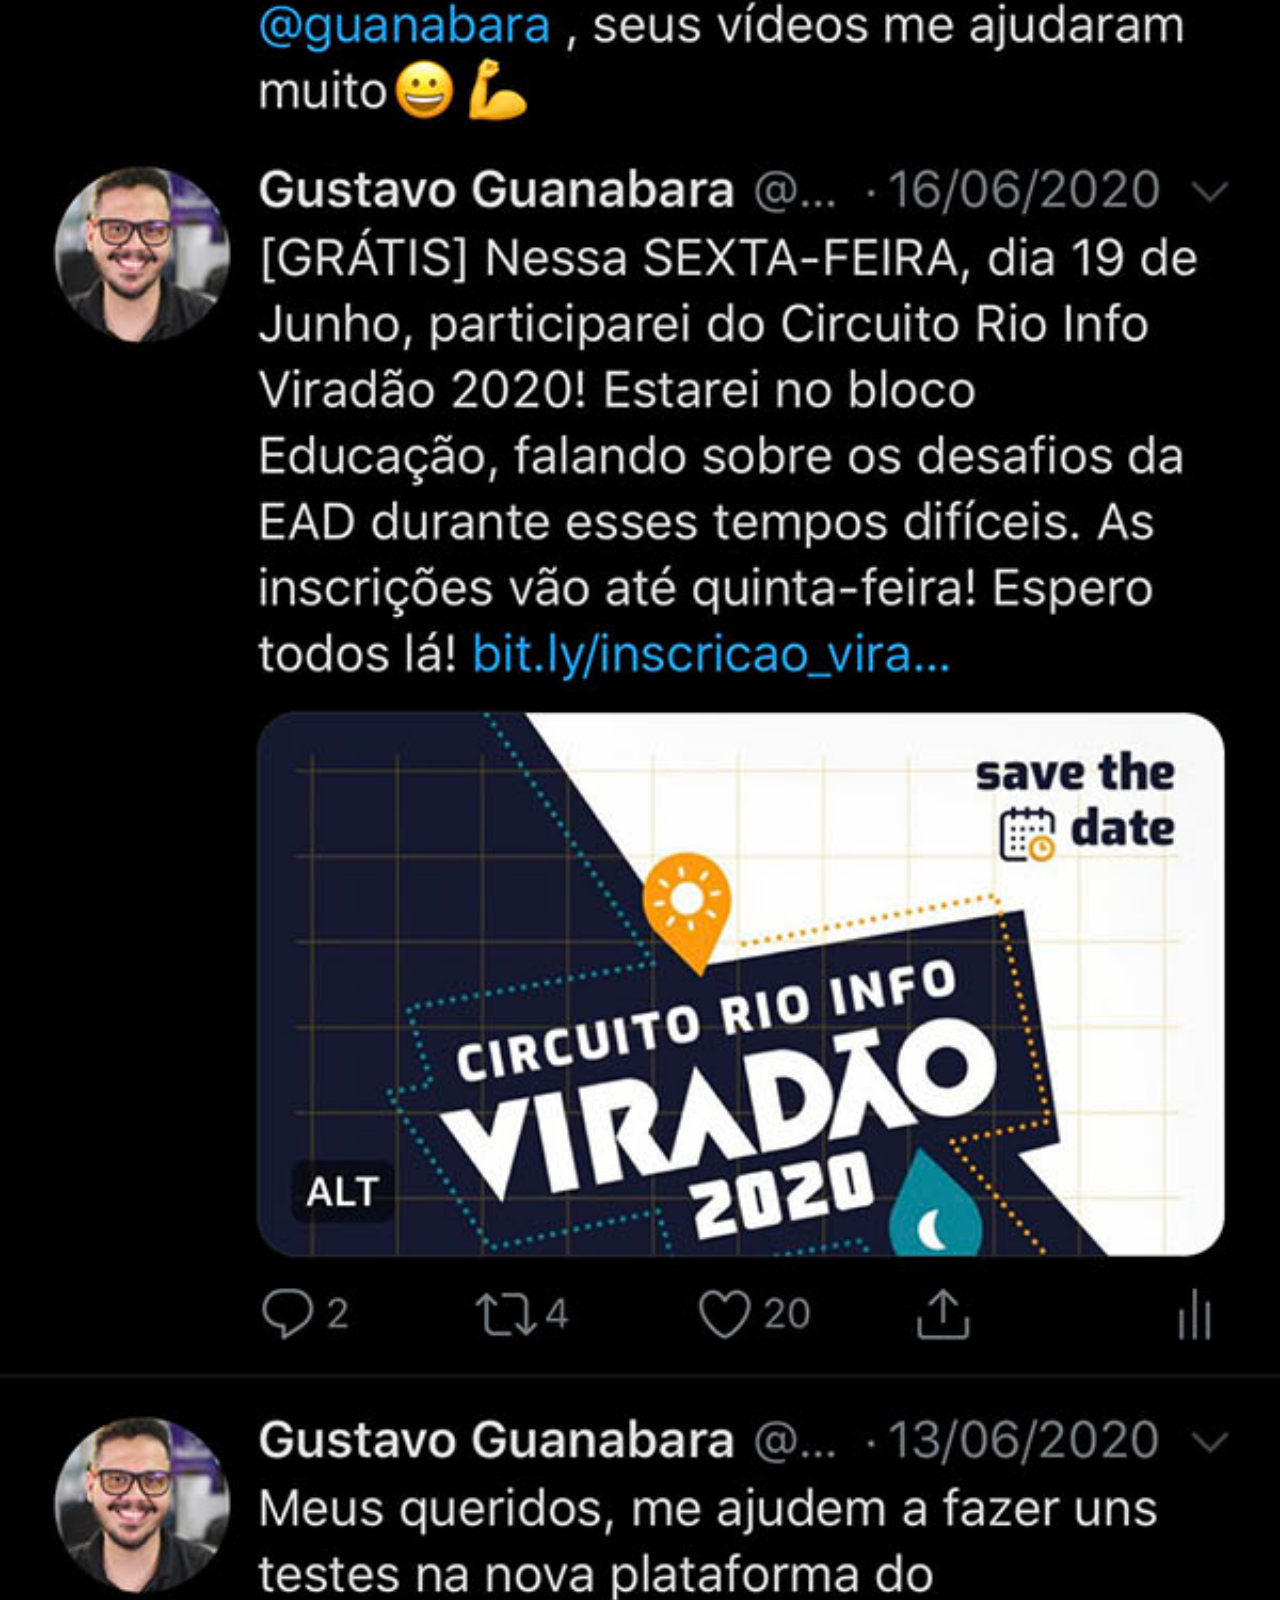
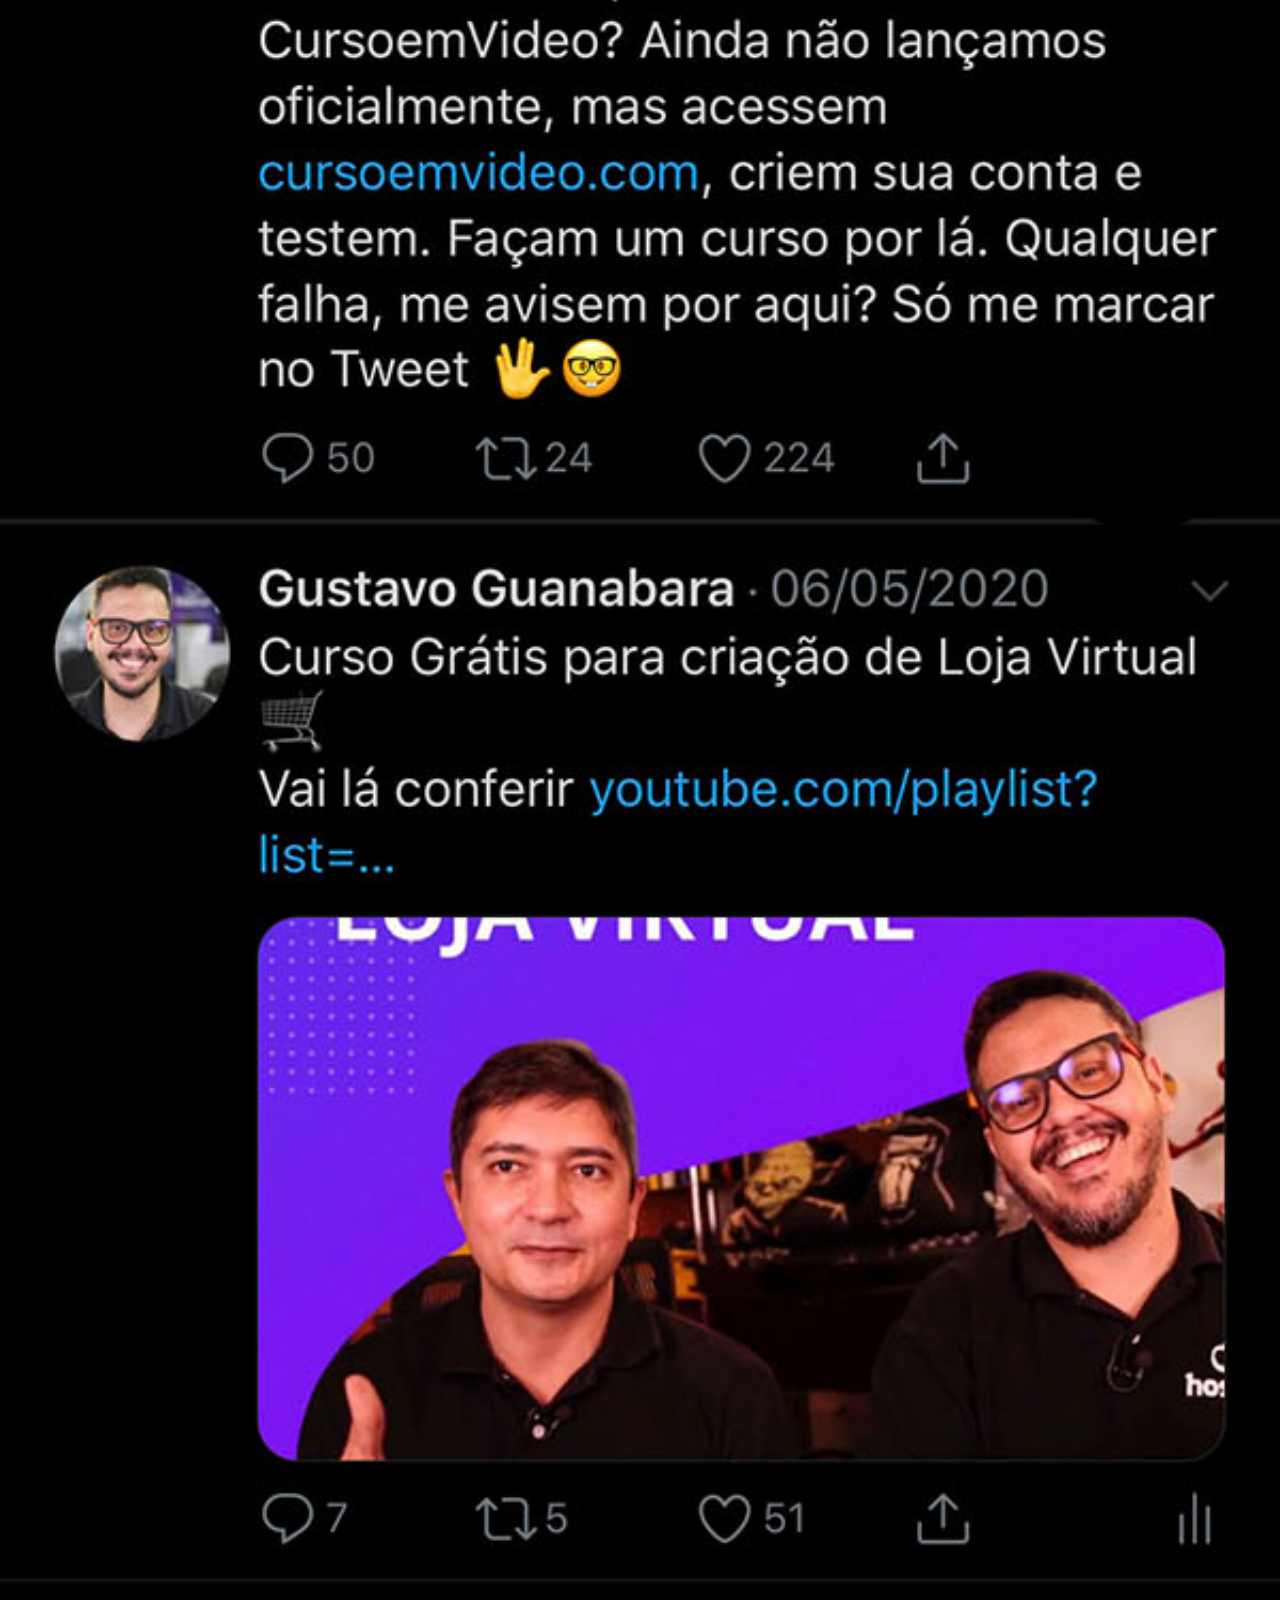
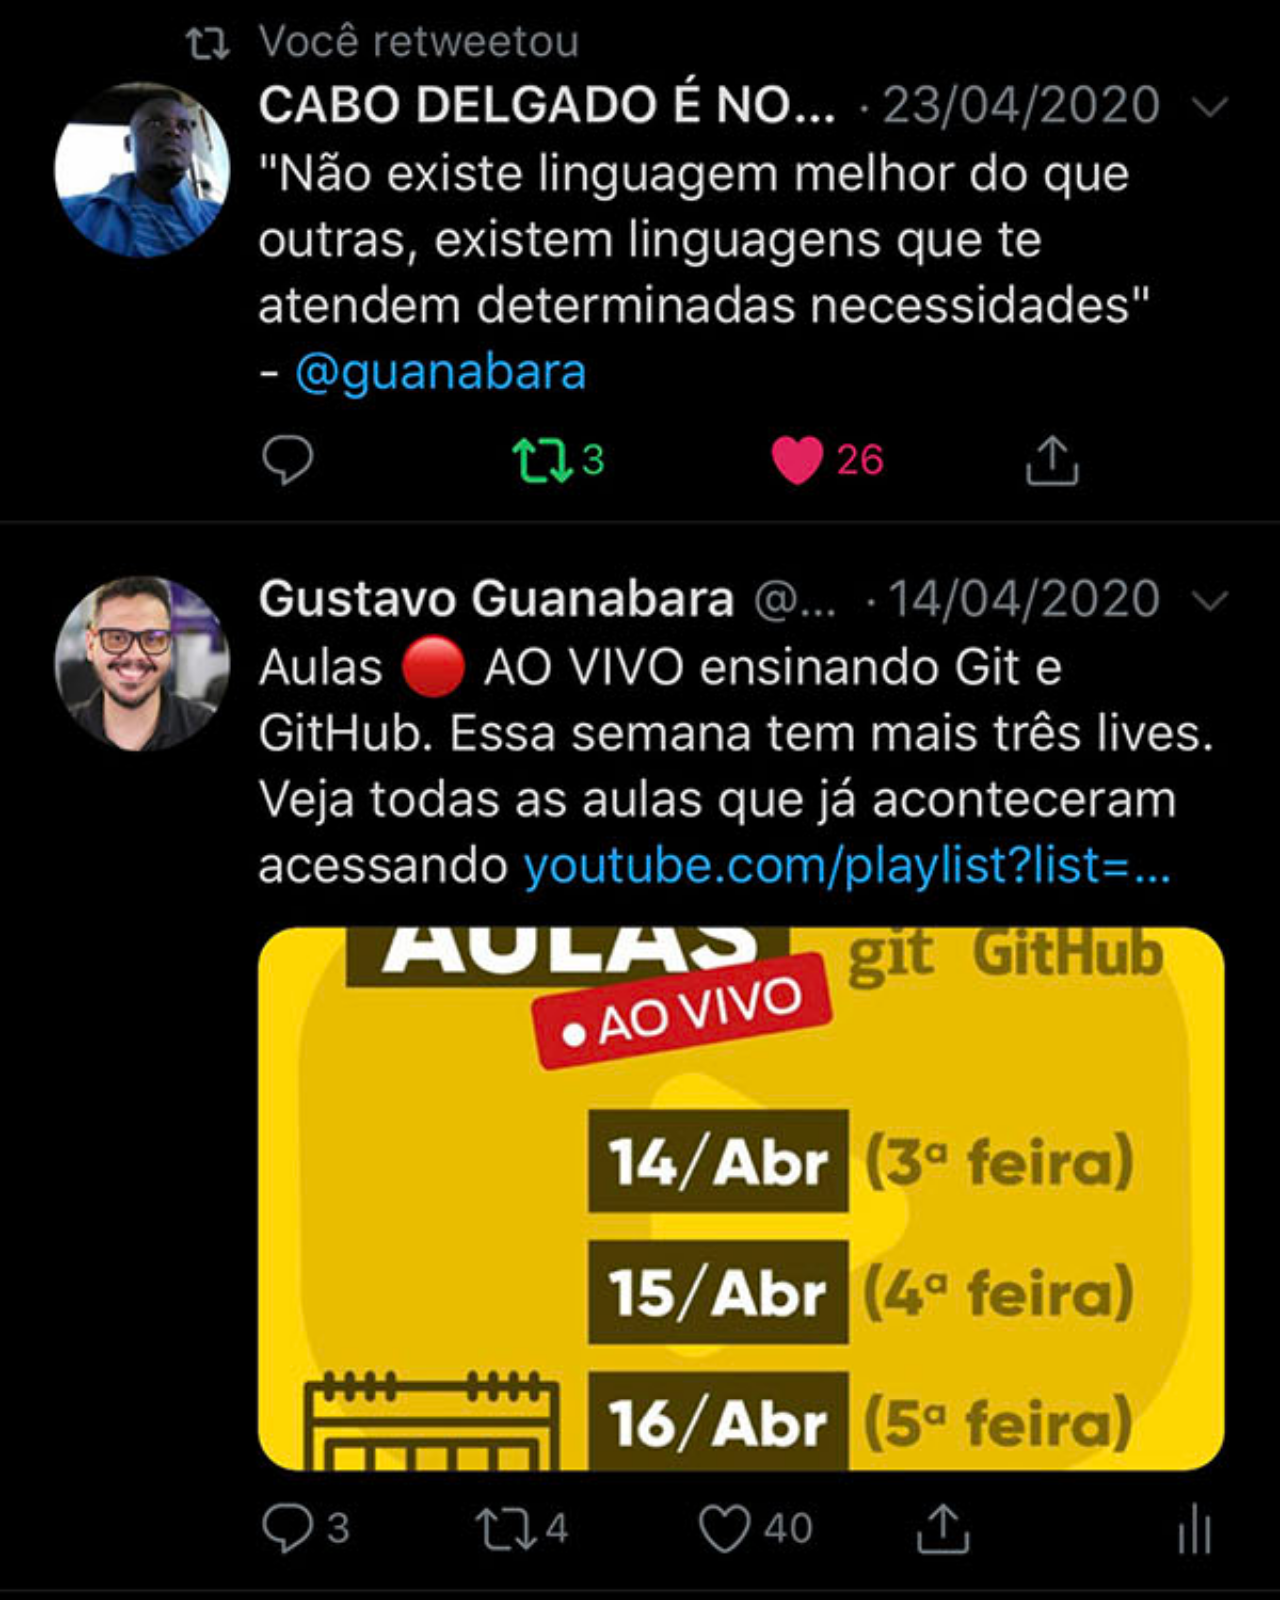
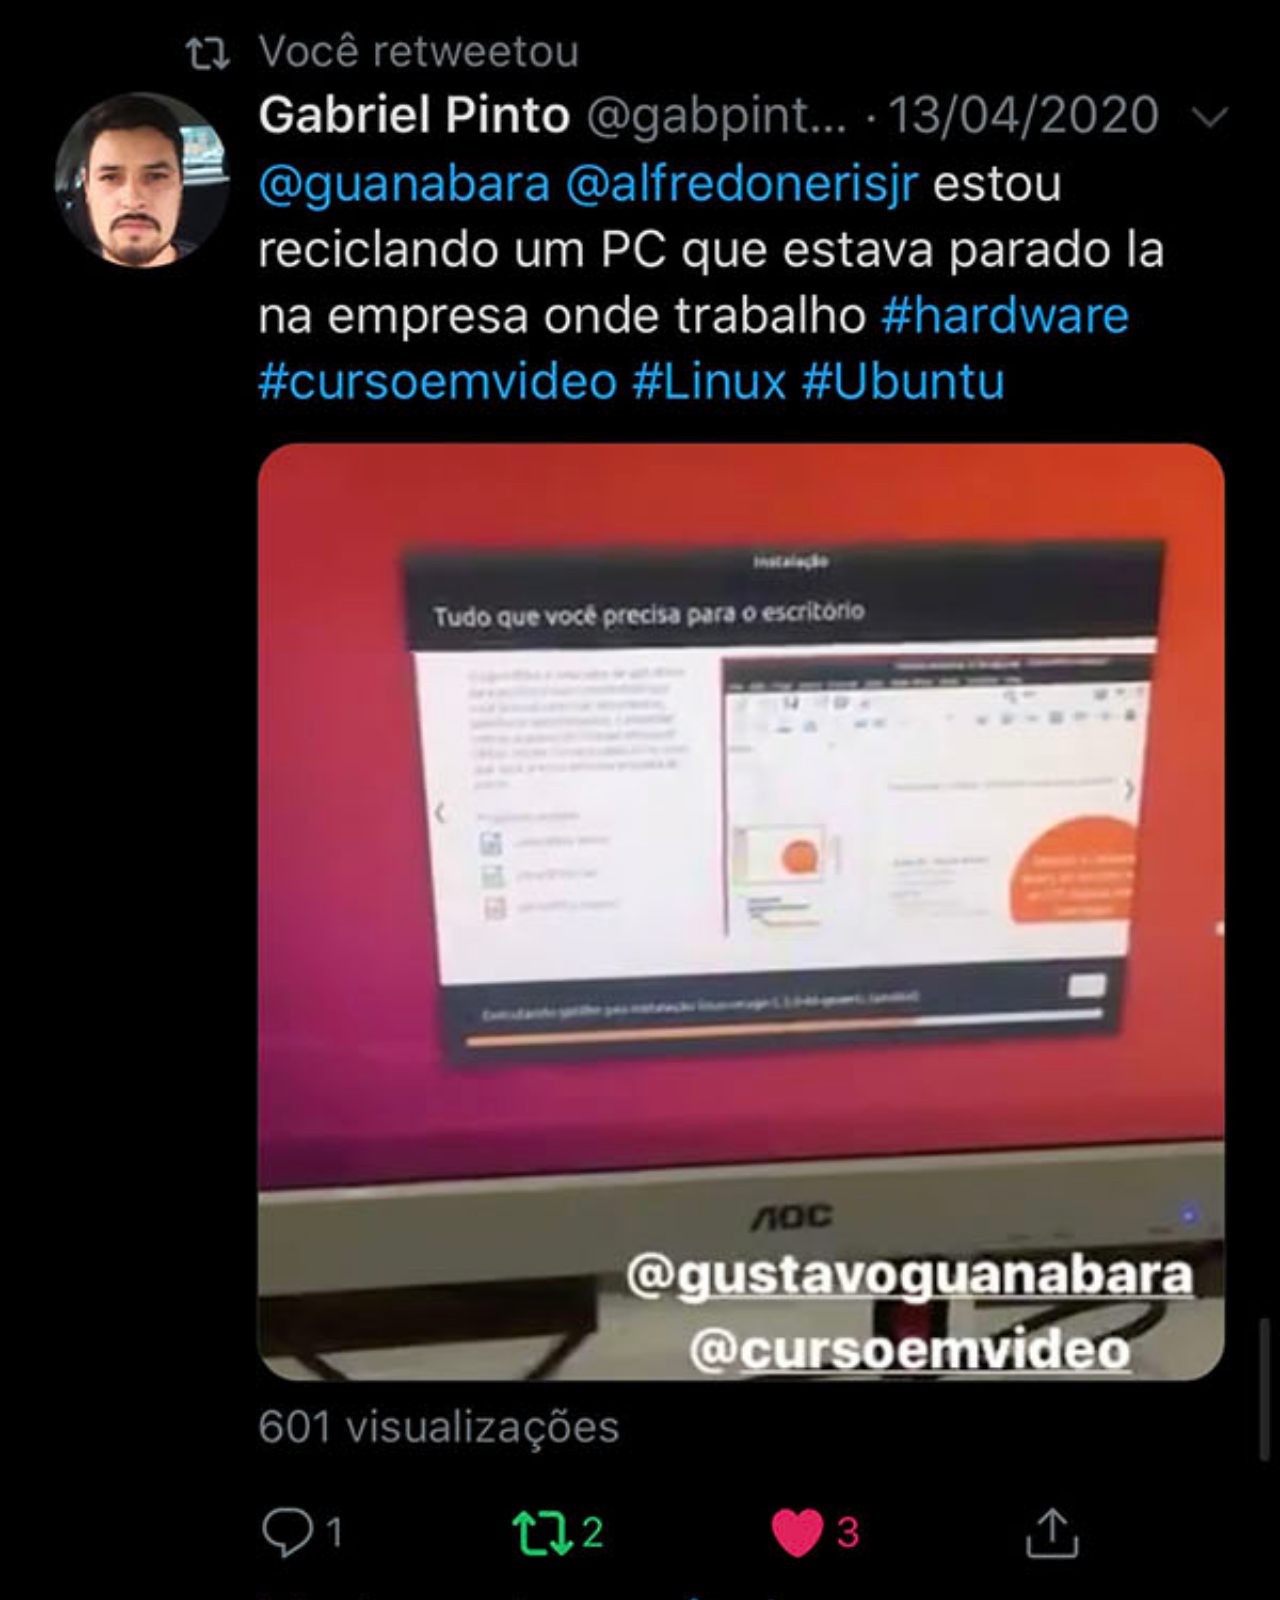
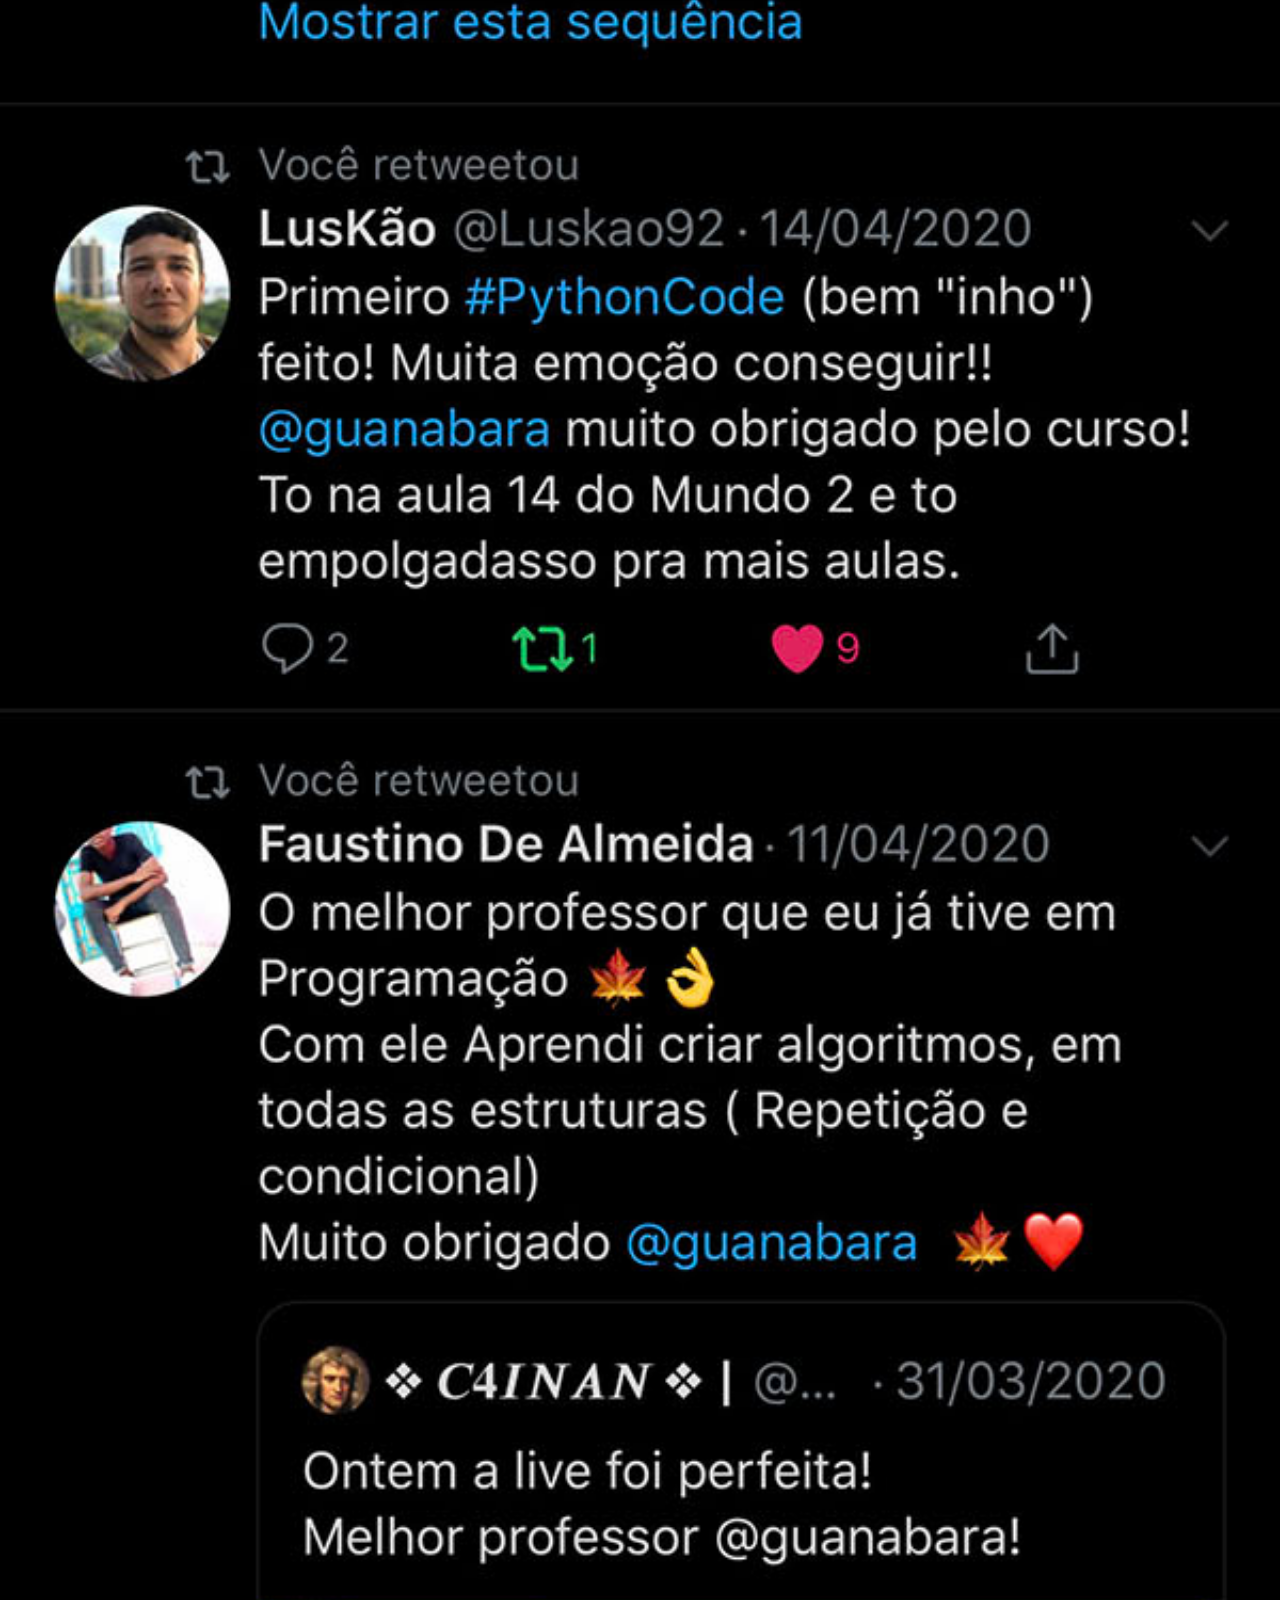
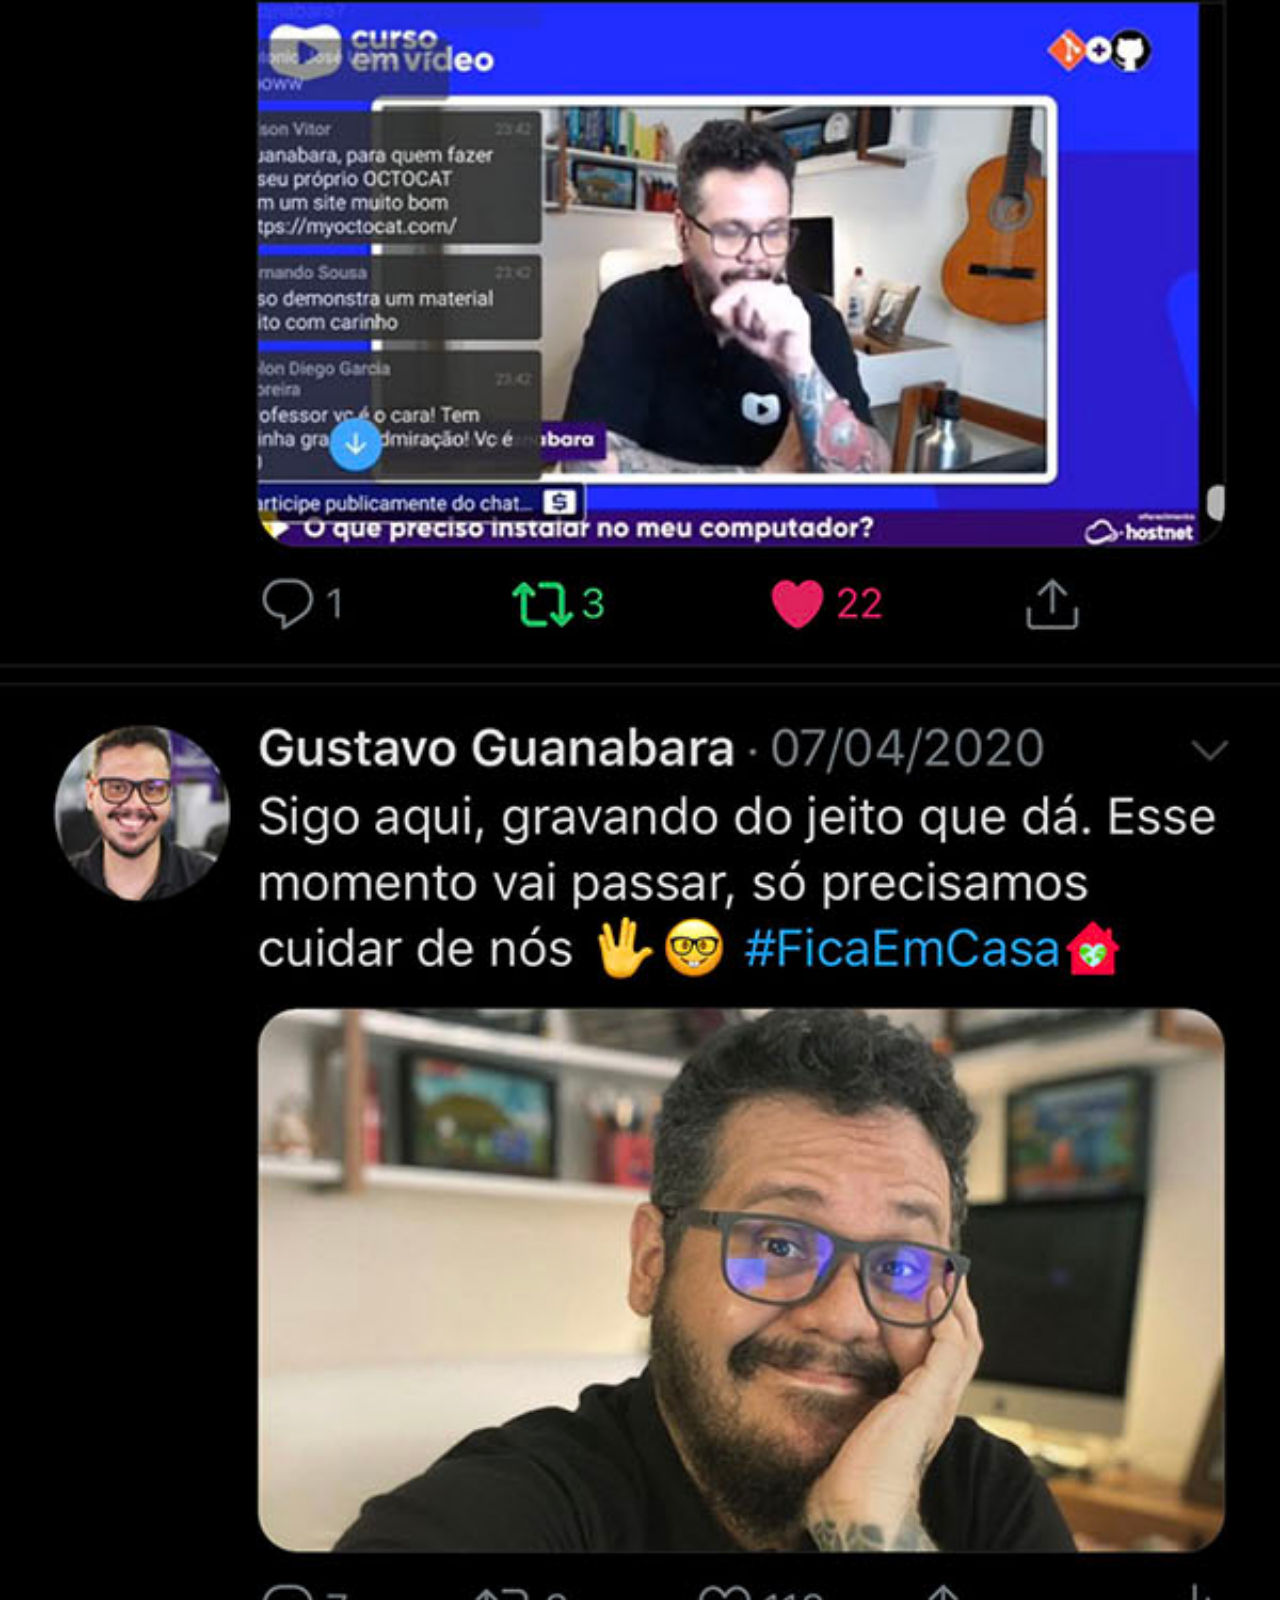
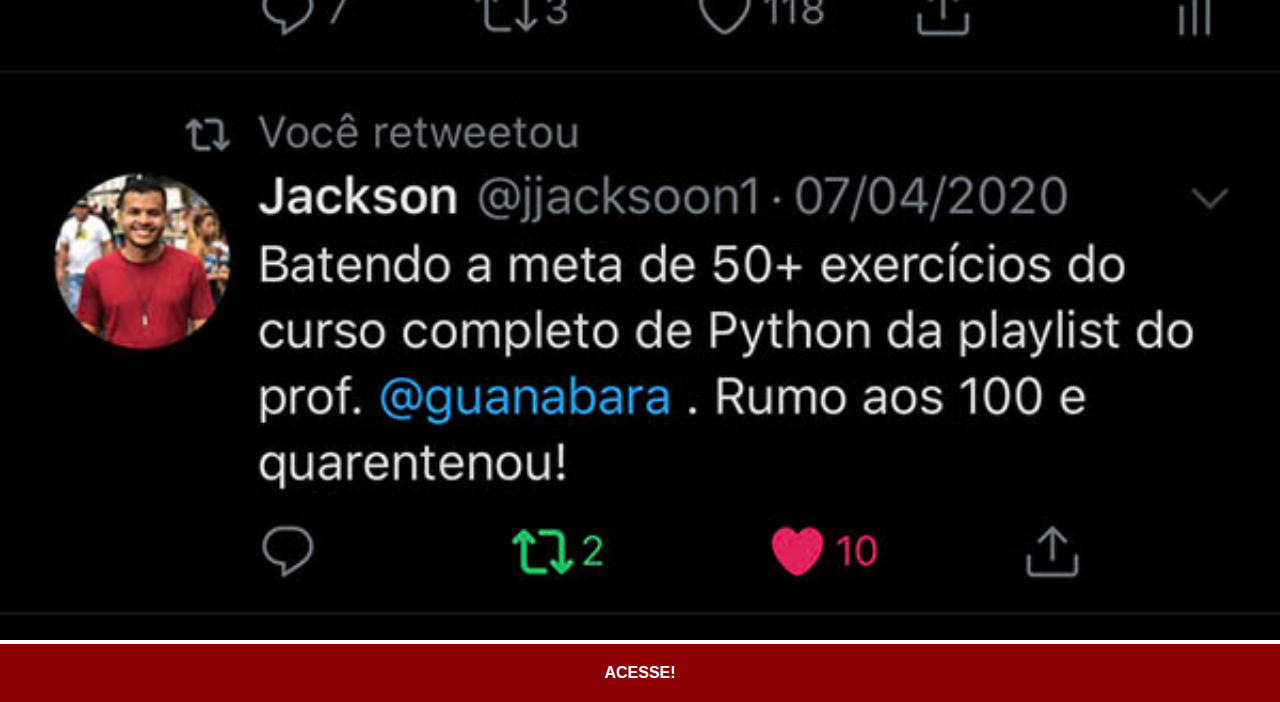
<file: twitter.html>
<!DOCTYPE html>
<html lang="pt-br">
<head>
    <meta charset="UTF-8">
    <meta name="viewport" content="width=device-width, initial-scale=1.0">
    <title>Youtube</title>
    <link rel="stylesheet" href="estilos/social.css">
</head>
<body>
    <img src="imagens/tela-twitter.jpg" alt="twitter">
    <a href="https://twitter.com/guanabara" target="_blank">ACESSE!</a>
</body>
</html>
</file>
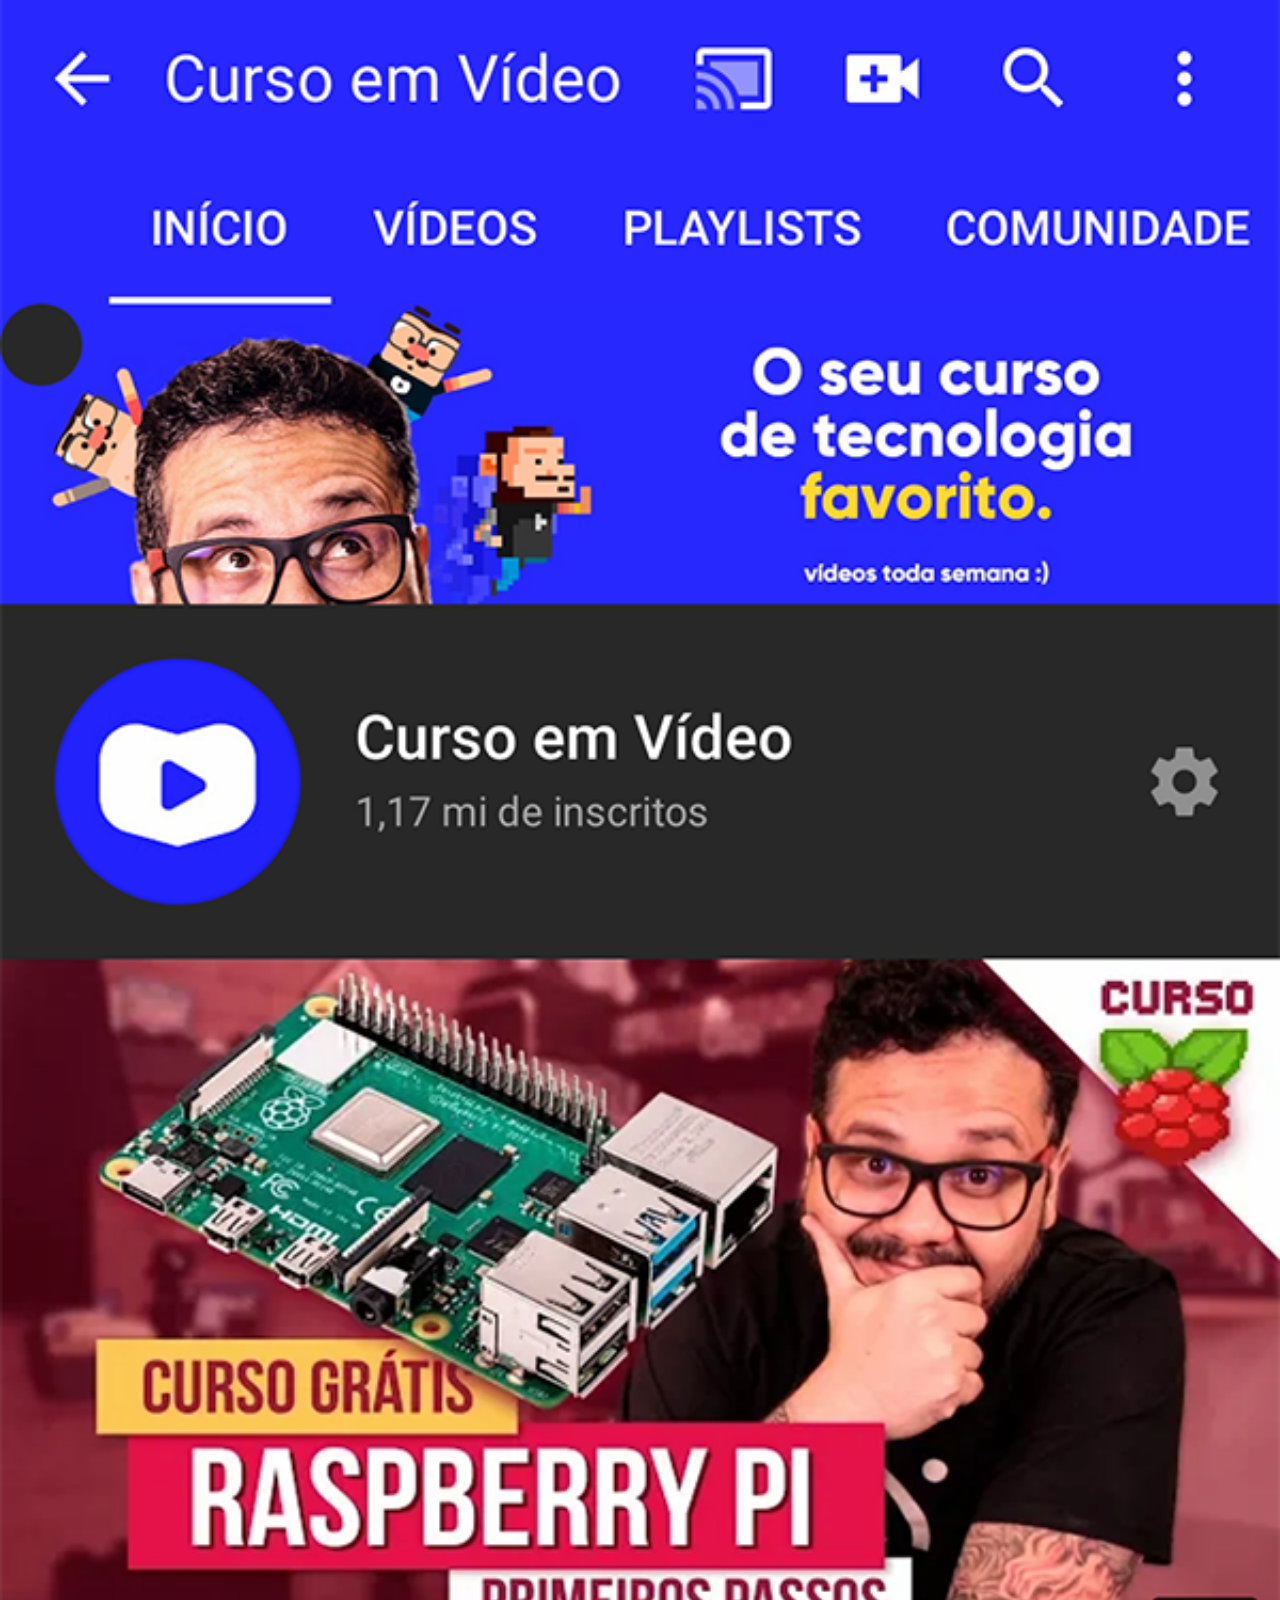
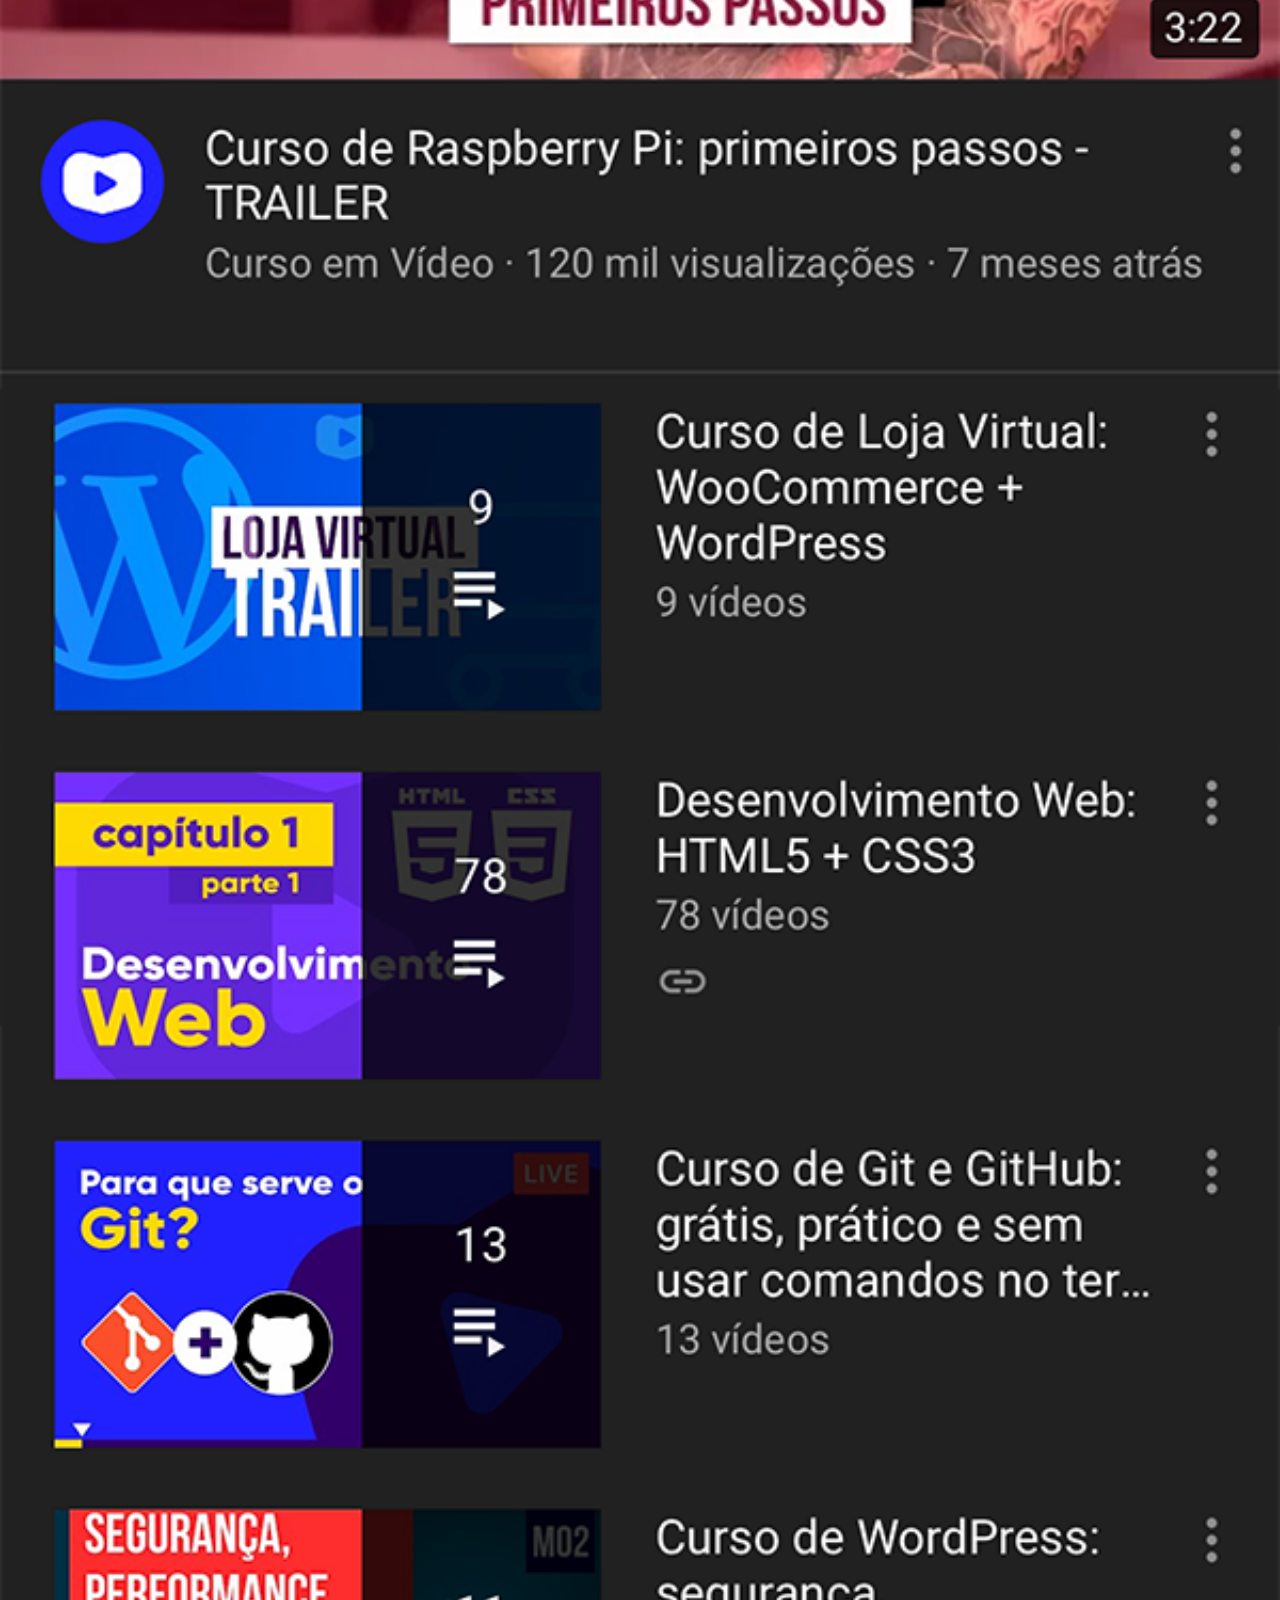
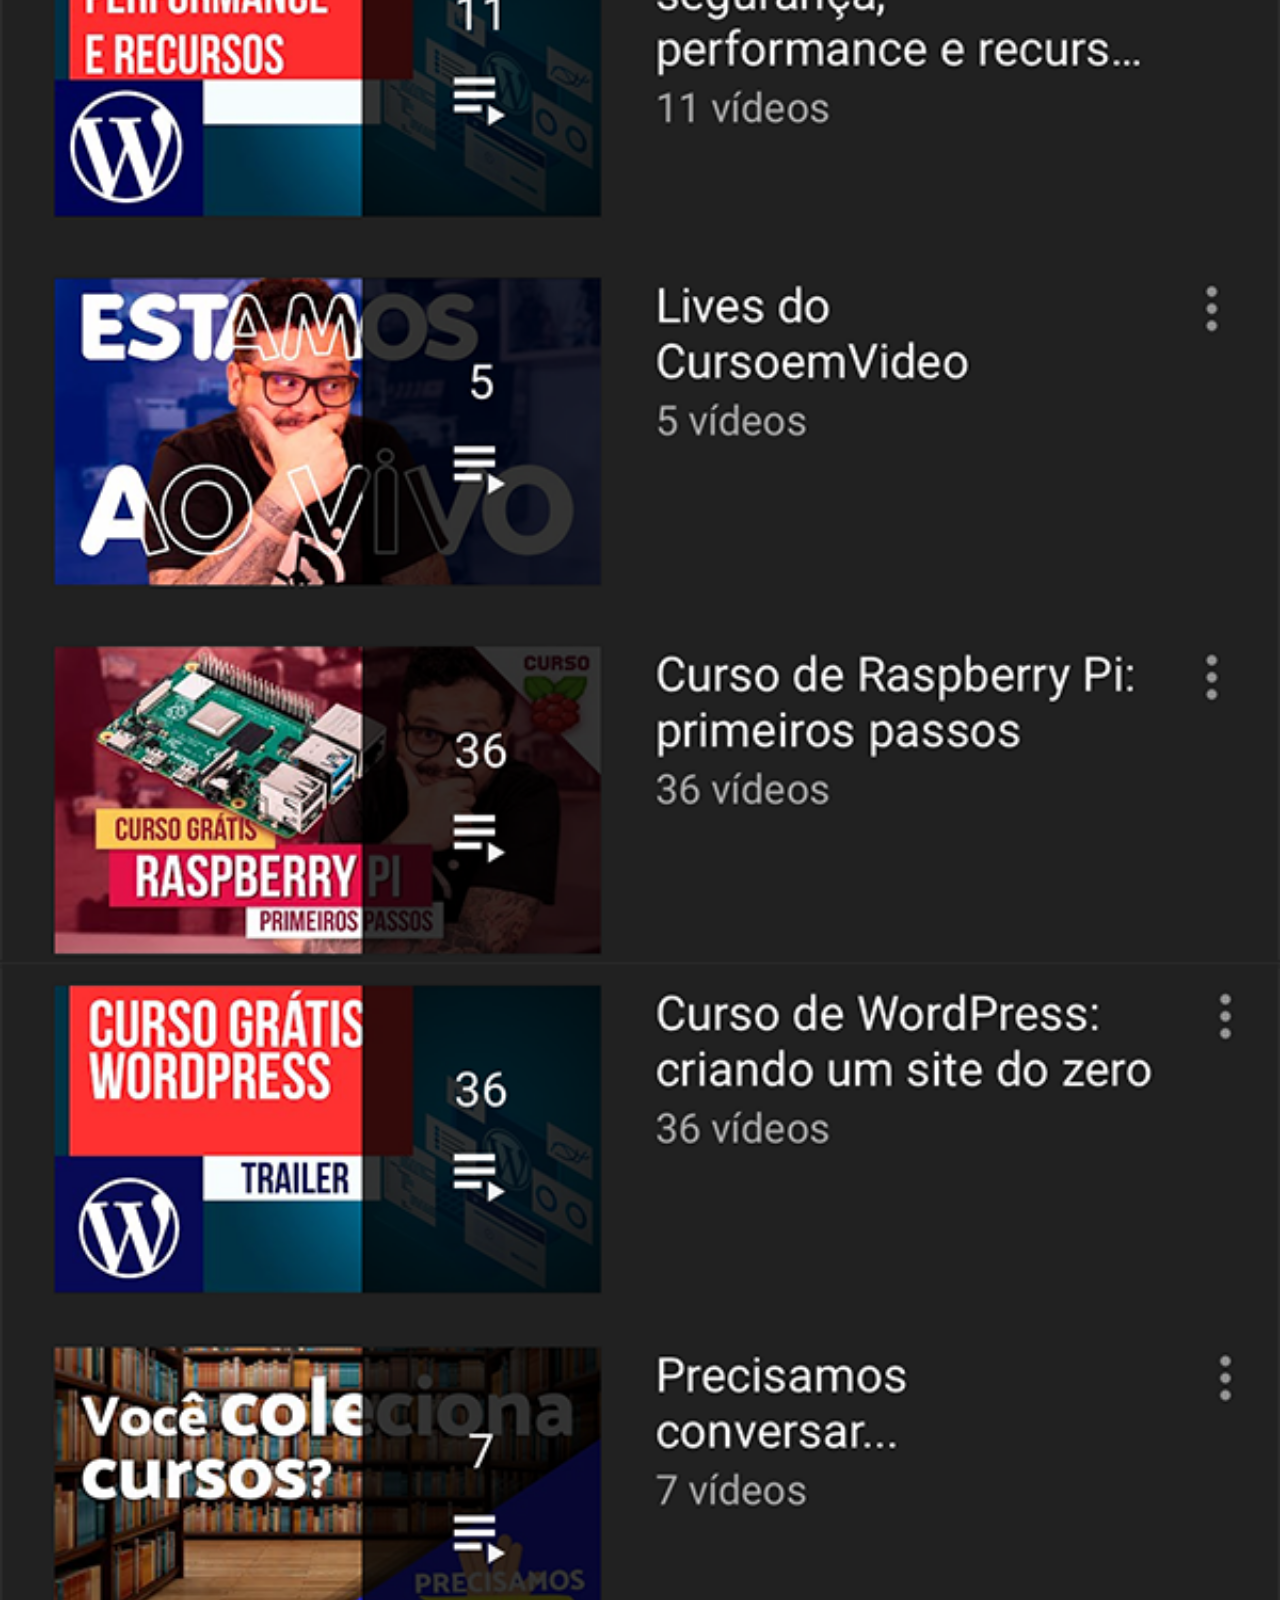
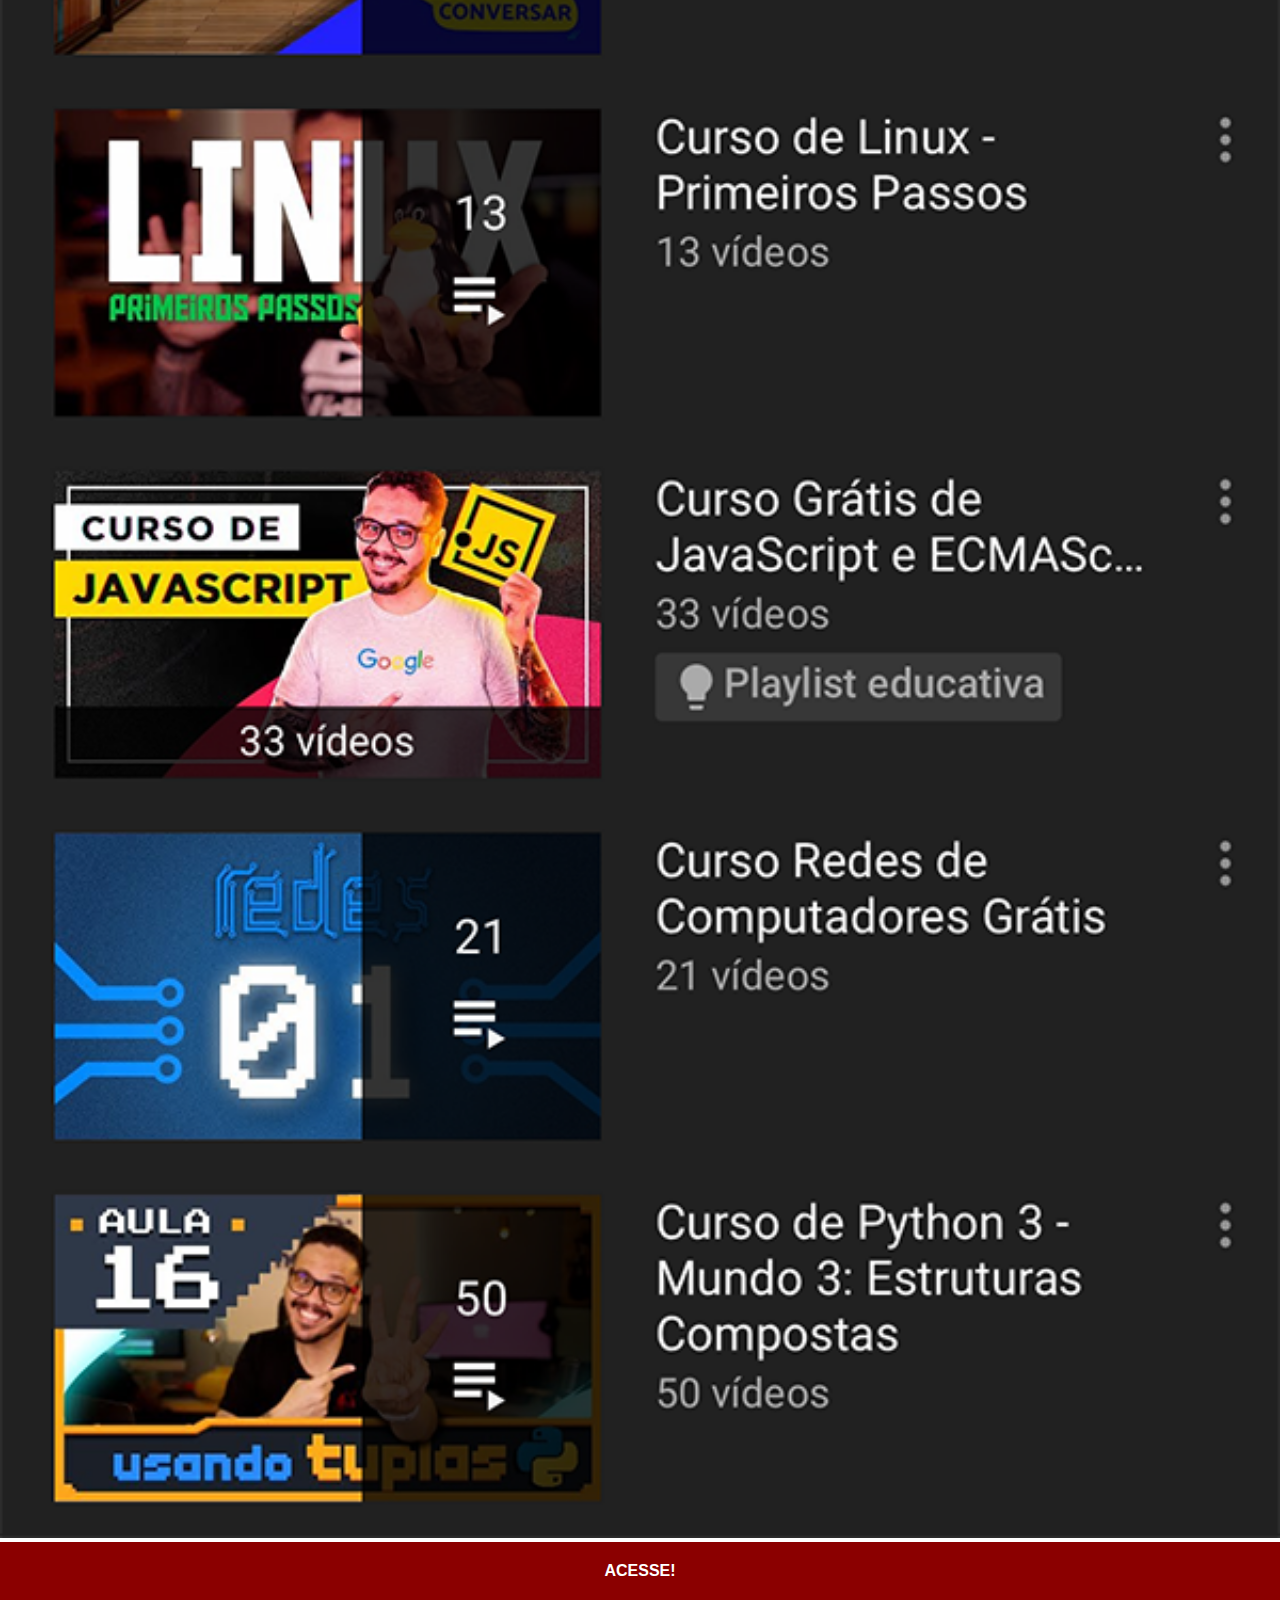
<file: youtube.html>
<!DOCTYPE html>
<html lang="pt-br">
<head>
    <meta charset="UTF-8">
    <meta name="viewport" content="width=device-width, initial-scale=1.0">
    <title>Youtube</title>
    <link rel="stylesheet" href="estilos/social.css">
</head>
<body>
    <img src="imagens/tela-youtube.png" alt="youtube">
    <a href="https://www.youtube.com/@CursoemVideo" target="_blank">ACESSE!</a>
</body>
</html>
</file>
<file: estilos/style.css>
@charset "UTF-8" ;

*{
    margin: 0;
    padding: 0;
    font-family: Arial, Helvetica, sans-serif;
}

html, body{
    height: 100vh;
    width: 100vw;
    background-color: black;
}

body{
    background: url(../imagens/fundo-madeira.jpg) no-repeat top center;
}

main{
    height: 100vh;
    position: relative;
    background-size: cover;
    background-attachment: fixed;
}

section#telefone{
    position: absolute;
    top: 50%;
    left: 50%;
    transform: translate(-50%, -50%);
    height: 627px;
    width: 311px;
    background: url(../imagens/frame-iphone.png) no-repeat;
}

iframe#tela{
    position: relative;
    top: 80px;
    left: 22px;
    width: 267px;
    height: 470px;
}

section#redes-sociais{
    text-align: right;
}

section#redes-sociais img{
    width: 50px;
    border-radius: 25px;
    margin: 10px;
    box-shadow: 2px 2px 5px rgba(0, 0, 0, 0.406);
    box-sizing: border-box;
}

section#redes-sociais img:hover{
    border: 2px solid orange;
    transform: translate(-3px, -3px);
    box-shadow: 5px 5px 10px black;
    transition: transform .3s, border .4s;
}
</file>
<file: estilos/social.css>
*{
    margin: 0px;
    padding: 0px;
    font-family: Arial, Helvetica, sans-serif;
}

::-webkit-scrollbar{
    width: 0px;
    height: 0px;
}

img{
    width: 100vw;
}

a{
    display: block;
    background-color: darkred;
    color: white;
    padding: 20px;
    text-align: center;
    font-weight: bolder;
    text-decoration: none;
}

a:hover{
    background-color: red;
}
</file>
